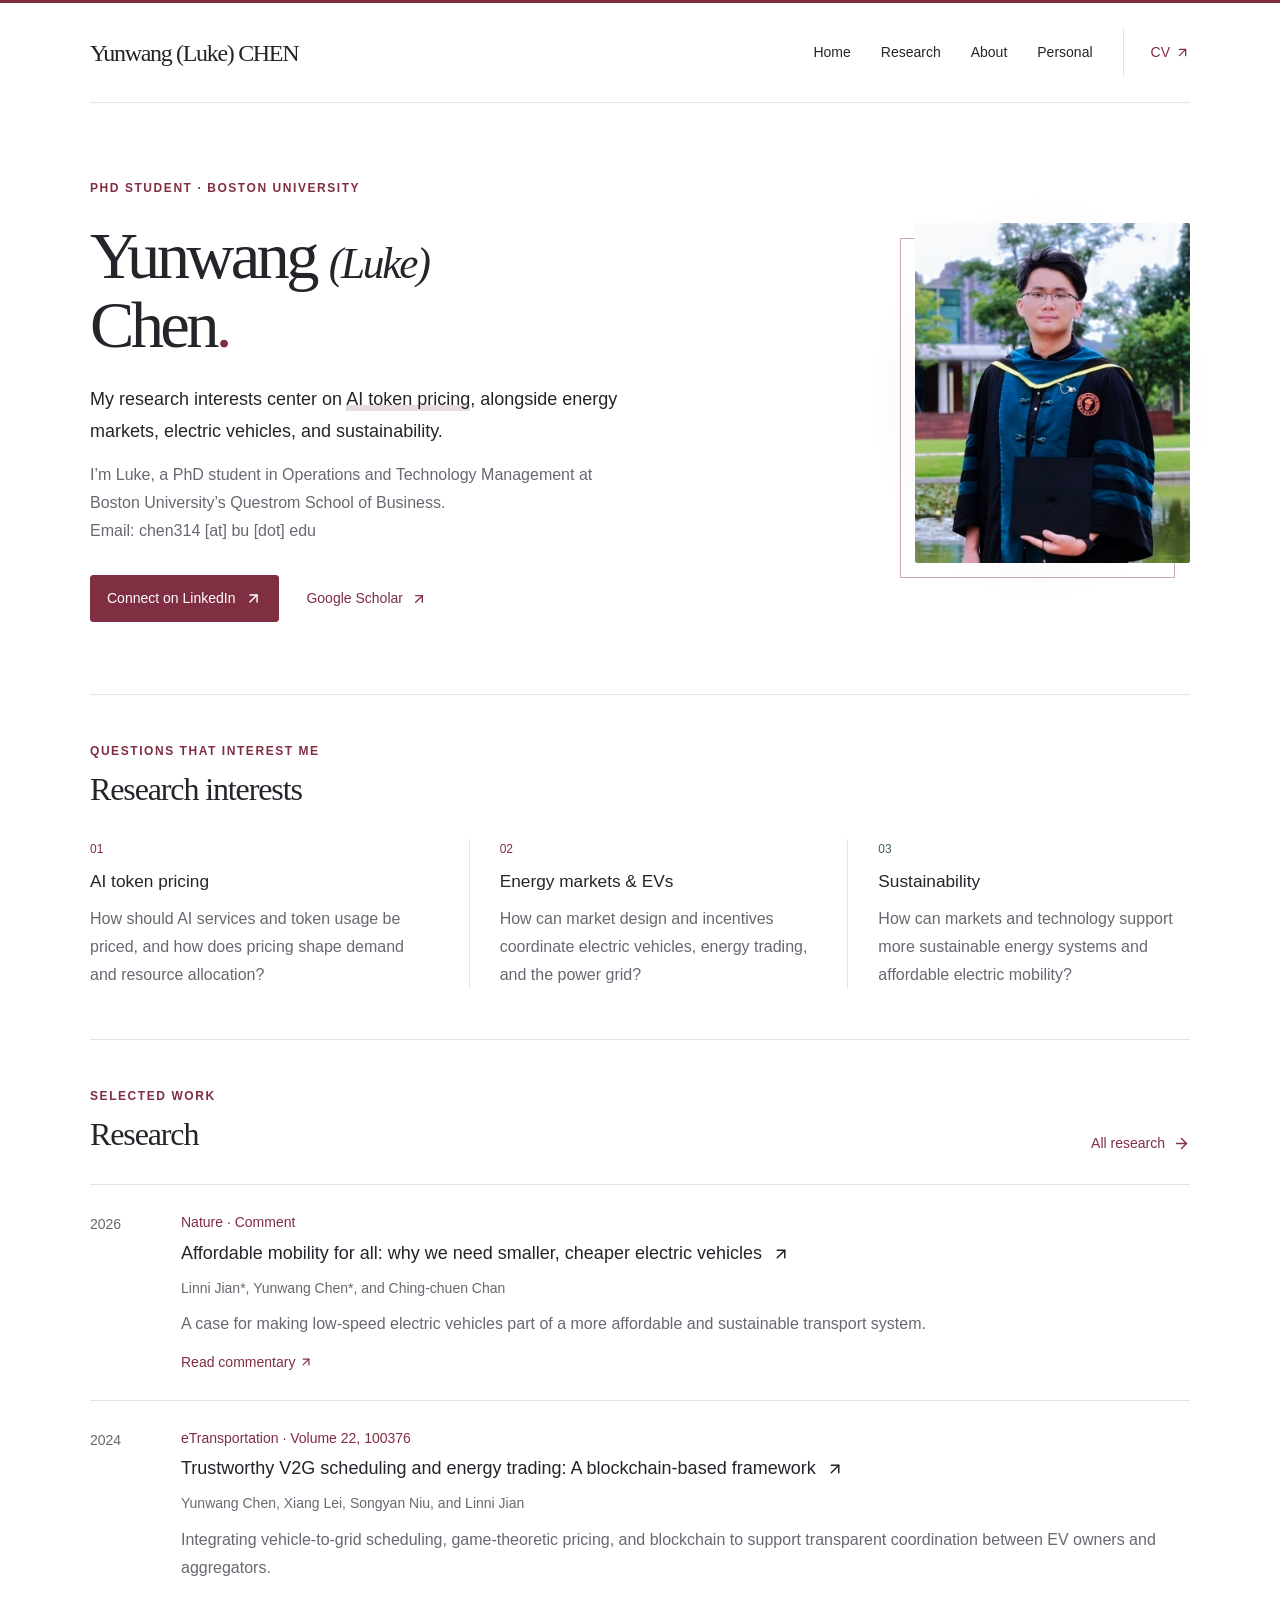
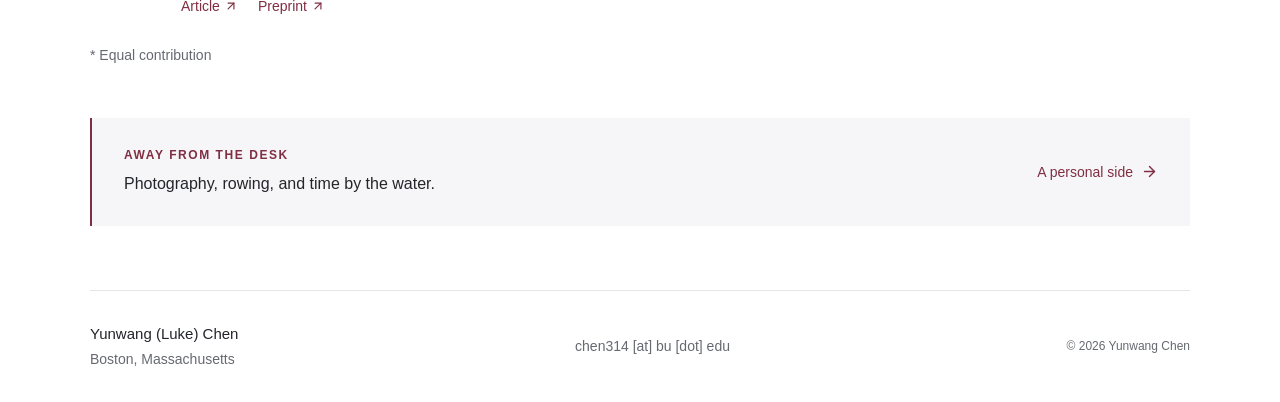
<file: index.html>
<!DOCTYPE html><html lang="en"><head><meta charSet="utf-8"/><meta name="viewport" content="width=device-width, initial-scale=1"/><link rel="stylesheet" href="/_next/static/css/index.Dc_w1-Db.css" data-rsc-css-href="/_next/static/css/index.Dc_w1-Db.css" data-precedence="vite-rsc/importer-resources"/><link rel="modulepreload" fetchPriority="low" href="/_next/static/chunks/index-Fvk0a542.js"/><script src="/_next/static/chunks/rolldown-runtime-C60lm6uB.js" type="module" async=""></script><script src="/_next/static/chunks/framework-D_rUT4EX.js" type="module" async=""></script><script src="/_next/static/chunks/navigation-errors-By4dF-Cc.js" type="module" async=""></script><link rel="modulepreload" href="/_next/static/chunks/layout-segment-context-CaAEOa_j.js" crossorigin=""/><link rel="modulepreload" href="/_next/static/chunks/navigation-BqwUdF-w.js" crossorigin=""/><link rel="modulepreload" href="/_next/static/chunks/Icon-Bo9jbUr1.js" crossorigin=""/><title>Yunwang (Luke) Chen | Boston University</title><meta name="description" content="Yunwang (Luke) Chen is a PhD student at Boston University’s Questrom School of Business. His research interests include AI token pricing, energy markets, electric vehicles, and sustainability."/><link rel="icon" href="/favicon.svg"/><script>Object.assign(((self[Symbol.for("vinext.navigationRuntime")]??={bootstrap:{routeManifest:null},functions:{}}).bootstrap.rsc??={rsc:[]}),{params:{},nav:{"pathname":"/","searchParams":[]}})</script><link rel="modulepreload" href="/_next/static/chunks/index-Fvk0a542.js" />
</head><body><a class="skip-link" href="#main">Skip to content</a><header class="site-header container"><a class="wordmark" href="/" aria-label="Yunwang (Luke) CHEN home">Yunwang (Luke) CHEN</a><nav aria-label="Main navigation"><a href="/" aria-current="page">Home</a><a href="/research/">Research</a><a href="/about/">About</a><a href="/personal/">Personal</a><a class="nav-cv" href="/yunwang-chen-cv.pdf" target="_blank" rel="noopener noreferrer" aria-label="CV, PDF, opens in a new tab">CV <svg xmlns="http://www.w3.org/2000/svg" width="15" height="15" viewBox="0 0 24 24" fill="none" stroke="currentColor" stroke-width="2" stroke-linecap="round" stroke-linejoin="round" class="lucide lucide-arrow-up-right" aria-hidden="true"><path d="M7 7h10v10"></path><path d="M7 17 17 7"></path></svg></a></nav></header><main id="main" class="container"><section class="hero" aria-labelledby="name"><div class="hero-copy"><p class="eyebrow">PhD student · Boston University</p><h1 id="name">Yunwang <span>(Luke)</span><br/>Chen<span class="name-period">.</span></h1><p class="hero-intro">My research interests center on <span class="accent-underline">AI token pricing</span>, alongside energy markets, electric vehicles, and sustainability.</p><p class="hero-detail">I’m Luke, a PhD student in Operations and Technology Management at Boston University’s Questrom School of Business.<br/><span class="contact-email">Email: <!-- -->chen314 [at] bu [dot] edu</span></p><div class="hero-links"><a class="primary-link" href="https://www.linkedin.com/in/lucky-chen-3141abc/">Connect on LinkedIn <svg xmlns="http://www.w3.org/2000/svg" width="17" height="17" viewBox="0 0 24 24" fill="none" stroke="currentColor" stroke-width="2" stroke-linecap="round" stroke-linejoin="round" class="lucide lucide-arrow-up-right" aria-hidden="true"><path d="M7 7h10v10"></path><path d="M7 17 17 7"></path></svg></a><a class="text-link" href="https://scholar.google.com/citations?user=_zmmJNAAAAAJ&amp;hl=en">Google Scholar <svg xmlns="http://www.w3.org/2000/svg" width="16" height="16" viewBox="0 0 24 24" fill="none" stroke="currentColor" stroke-width="2" stroke-linecap="round" stroke-linejoin="round" class="lucide lucide-arrow-up-right" aria-hidden="true"><path d="M7 7h10v10"></path><path d="M7 17 17 7"></path></svg></a></div></div><div class="portrait-wrap"><img class="portrait" src="/images/yunwang-chen.jpg" alt="Yunwang Chen in graduation attire" width="847" height="847" fetchPriority="high"/></div></section><section class="section interests" aria-labelledby="interests-title"><div class="section-heading"><p class="eyebrow">Questions that interest me</p><h2 id="interests-title">Research interests</h2></div><div class="interest-grid"><div><span class="small-index">01</span><h3>AI token pricing</h3><p>How should AI services and token usage be priced, and how does pricing shape demand and resource allocation?</p></div><div><span class="small-index">02</span><h3>Energy markets &amp; EVs</h3><p>How can market design and incentives coordinate electric vehicles, energy trading, and the power grid?</p></div><div><span class="small-index">03</span><h3>Sustainability</h3><p>How can markets and technology support more sustainable energy systems and affordable electric mobility?</p></div></div></section><section class="section" aria-labelledby="selected-title"><div class="section-heading heading-row"><div><p class="eyebrow">Selected work</p><h2 id="selected-title">Research</h2></div><a class="text-link" href="/research/">All research <svg xmlns="http://www.w3.org/2000/svg" width="17" height="17" viewBox="0 0 24 24" fill="none" stroke="currentColor" stroke-width="2" stroke-linecap="round" stroke-linejoin="round" class="lucide lucide-arrow-right" aria-hidden="true"><path d="M5 12h14"></path><path d="m12 5 7 7-7 7"></path></svg></a></div><article class="paper-row" id="affordable-mobility"><p class="paper-year">2026</p><div><p class="paper-venue">Nature · Comment</p><h3><a href="https://www.nature.com/articles/d41586-026-00779-3">Affordable mobility for all: why we need smaller, cheaper electric vehicles<!-- --> <svg xmlns="http://www.w3.org/2000/svg" width="18" height="18" viewBox="0 0 24 24" fill="none" stroke="currentColor" stroke-width="2" stroke-linecap="round" stroke-linejoin="round" class="lucide lucide-arrow-up-right" aria-hidden="true"><path d="M7 7h10v10"></path><path d="M7 17 17 7"></path></svg></a></h3><p class="paper-authors">Linni Jian*, Yunwang Chen*, and Ching-chuen Chan</p><p class="paper-summary">A case for making low-speed electric vehicles part of a more affordable and sustainable transport system.</p><div class="paper-links"><a href="https://www.nature.com/articles/d41586-026-00779-3">Read commentary<!-- --> <svg xmlns="http://www.w3.org/2000/svg" width="14" height="14" viewBox="0 0 24 24" fill="none" stroke="currentColor" stroke-width="2" stroke-linecap="round" stroke-linejoin="round" class="lucide lucide-arrow-up-right" aria-hidden="true"><path d="M7 7h10v10"></path><path d="M7 17 17 7"></path></svg></a></div></div></article><article class="paper-row" id="trustworthy-v2g"><p class="paper-year">2024</p><div><p class="paper-venue">eTransportation · Volume 22, 100376</p><h3><a href="https://doi.org/10.1016/j.etran.2024.100376">Trustworthy V2G scheduling and energy trading: A blockchain-based framework<!-- --> <svg xmlns="http://www.w3.org/2000/svg" width="18" height="18" viewBox="0 0 24 24" fill="none" stroke="currentColor" stroke-width="2" stroke-linecap="round" stroke-linejoin="round" class="lucide lucide-arrow-up-right" aria-hidden="true"><path d="M7 7h10v10"></path><path d="M7 17 17 7"></path></svg></a></h3><p class="paper-authors">Yunwang Chen, Xiang Lei, Songyan Niu, and Linni Jian</p><p class="paper-summary">Integrating vehicle-to-grid scheduling, game-theoretic pricing, and blockchain to support transparent coordination between EV owners and aggregators.</p><div class="paper-links"><a href="https://doi.org/10.1016/j.etran.2024.100376">Article<!-- --> <svg xmlns="http://www.w3.org/2000/svg" width="14" height="14" viewBox="0 0 24 24" fill="none" stroke="currentColor" stroke-width="2" stroke-linecap="round" stroke-linejoin="round" class="lucide lucide-arrow-up-right" aria-hidden="true"><path d="M7 7h10v10"></path><path d="M7 17 17 7"></path></svg></a><a href="https://arxiv.org/abs/2407.13988">Preprint<!-- --> <svg xmlns="http://www.w3.org/2000/svg" width="14" height="14" viewBox="0 0 24 24" fill="none" stroke="currentColor" stroke-width="2" stroke-linecap="round" stroke-linejoin="round" class="lucide lucide-arrow-up-right" aria-hidden="true"><path d="M7 7h10v10"></path><path d="M7 17 17 7"></path></svg></a></div></div></article><p class="small muted">* Equal contribution</p></section><section class="personal-note"><div><p class="eyebrow">Away from the desk</p><p>Photography, rowing, and time by the water.</p></div><a class="text-link" href="/personal/">A personal side <svg xmlns="http://www.w3.org/2000/svg" width="17" height="17" viewBox="0 0 24 24" fill="none" stroke="currentColor" stroke-width="2" stroke-linecap="round" stroke-linejoin="round" class="lucide lucide-arrow-right" aria-hidden="true"><path d="M5 12h14"></path><path d="m12 5 7 7-7 7"></path></svg></a></section></main><footer class="site-footer container"><div><a class="footer-name" href="/">Yunwang (Luke) Chen</a><p>Boston, Massachusetts</p></div><span class="contact-email">chen314 [at] bu [dot] edu</span><p class="copyright">© 2026 Yunwang Chen</p></footer><script type="module" src="/_next/static/chunks/index-Fvk0a542.js" id="_R_" async=""></script><script>((self[Symbol.for("vinext.navigationRuntime")]??={bootstrap:{routeManifest:null},functions:{}}).bootstrap.rsc??={rsc:[]}).rsc.push("0:{\"page:/\":\"$L1\",\"layout:/\":\"$L2\",\"route:/\":\"$L3\",\"__route\":\"route:/\",\"__interceptionContext\":null,\"__layoutIds\":[\"layout:/\"],\"__rootLayout\":\"/\",\"__bfcacheSegmentIdentities\":{\"layout:/\":\"[\\\"layout\\\",\\\"layout:/\\\",\\\"root-boundary:/\\\",\\\"\\\"]\",\"page:/\":\"[\\\"page\\\",\\\"page:/\\\",\\\"root-boundary:/\\\",\\\"\\\"]\"},\"__srcPage\":[\"page\"],\"__layoutFlags\":{\"layout:/\":\"s\"},\"__artifactCompatibility\":{\"schemaVersion\":1,\"graphVersion\":\"app-route-graph:1177fd80f83fa7b0\",\"deploymentVersion\":\"669dfb5f-dba7-4767-86bc-0eec7198ac66\",\"appElementsSchemaVersion\":1,\"rscPayloadSchemaVersion\":1,\"rootBoundaryId\":\"/\",\"renderEpoch\":null}}\n")</script><script>((self[Symbol.for("vinext.navigationRuntime")]??={bootstrap:{routeManifest:null},functions:{}}).bootstrap.rsc??={rsc:[]}).rsc.push("4:I[\"689b91780248\",[],\"default\",1]\n")</script><script>((self[Symbol.for("vinext.navigationRuntime")]??={bootstrap:{routeManifest:null},functions:{}}).bootstrap.rsc??={rsc:[]}).rsc.push("5:I[\"8c0f216c4604\",[],\"Children\",1]\n")</script><script>((self[Symbol.for("vinext.navigationRuntime")]??={bootstrap:{routeManifest:null},functions:{}}).bootstrap.rsc??={rsc:[]}).rsc.push("6:I[\"593f344dc510\",[],\"GlobalErrorBoundary\",1]\n")</script><script>((self[Symbol.for("vinext.navigationRuntime")]??={bootstrap:{routeManifest:null},functions:{}}).bootstrap.rsc??={rsc:[]}).rsc.push("7:I[\"0b874ad30386\",[],\"default\",1]\n")</script><script>((self[Symbol.for("vinext.navigationRuntime")]??={bootstrap:{routeManifest:null},functions:{}}).bootstrap.rsc??={rsc:[]}).rsc.push("8:I[\"593f344dc510\",[],\"ErrorBoundary\",1]\n")</script><script>((self[Symbol.for("vinext.navigationRuntime")]??={bootstrap:{routeManifest:null},functions:{}}).bootstrap.rsc??={rsc:[]}).rsc.push("9:I[\"15c18cfaeeff\",[],\"LayoutSegmentProvider\",1]\n")</script><script>((self[Symbol.for("vinext.navigationRuntime")]??={bootstrap:{routeManifest:null},functions:{}}).bootstrap.rsc??={rsc:[]}).rsc.push("a:I[\"8c0f216c4604\",[],\"Slot\",1]\n")</script><script>((self[Symbol.for("vinext.navigationRuntime")]??={bootstrap:{routeManifest:null},functions:{}}).bootstrap.rsc??={rsc:[]}).rsc.push("b:I[\"593f344dc510\",[],\"NotFoundBoundary\",1]\n")</script><script>((self[Symbol.for("vinext.navigationRuntime")]??={bootstrap:{routeManifest:null},functions:{}}).bootstrap.rsc??={rsc:[]}).rsc.push("c:I[\"9276801271d6\",[],\"AppRouterScrollTarget\",1]\n")</script><script>((self[Symbol.for("vinext.navigationRuntime")]??={bootstrap:{routeManifest:null},functions:{}}).bootstrap.rsc??={rsc:[]}).rsc.push("d:I[\"593f344dc510\",[],\"RedirectBoundary\",1]\n")</script><script>((self[Symbol.for("vinext.navigationRuntime")]??={bootstrap:{routeManifest:null},functions:{}}).bootstrap.rsc??={rsc:[]}).rsc.push(":HL[\"/_next/static/css/index.Dc_w1-Db.css\",\"style\"     ]\n")</script><script>((self[Symbol.for("vinext.navigationRuntime")]??={bootstrap:{routeManifest:null},functions:{}}).bootstrap.rsc??={rsc:[]}).rsc.push("2:[[[\"$\",\"link\",\"css:/_next/static/css/index.Dc_w1-Db.css\",{\"rel\":\"stylesheet\",\"precedence\":\"vite-rsc/importer-resources\",\"href\":\"/_next/static/css/index.Dc_w1-Db.css\",\"data-rsc-css-href\":\"/_next/static/css/index.Dc_w1-Db.css\"}],\"$undefined\"],[\"$\",\"html\",null,{\"lang\":\"en\",\"children\":[\"$\",\"body\",null,{\"children\":[[\"$\",\"a\",null,{\"className\":\"skip-link\",\"href\":\"#main\",\"children\":\"Skip to content\"}],[\"$\",\"header\",null,{\"className\":\"site-header container\",\"children\":[[\"$\",\"a\",null,{\"className\":\"wordmark\",\"href\":\"/\",\"aria-label\":\"Yunwang (Luke) CHEN home\",\"children\":\"Yunwang (Luke) CHEN\"}],[\"$\",\"$L4\",null,{}]]}],[\"$\",\"main\",null,{\"id\":\"main\",\"className\":\"container\",\"children\":[\"$\",\"$L5\",null,{}]}],[\"$\",\"footer\",null,{\"className\":\"site-footer container\",\"children\":[[\"$\",\"div\",null,{\"children\":[[\"$\",\"a\",null,{\"className\":\"footer-name\",\"href\":\"/\",\"children\":\"Yunwang (Luke) Chen\"}],[\"$\",\"p\",null,{\"children\":\"Boston, Massachusetts\"}]]}],[\"$\",\"span\",null,{\"className\":\"contact-email\",\"children\":\"chen314 [at] bu [dot] edu\"}],[\"$\",\"p\",null,{\"className\":\"copyright\",\"children\":\"© 2026 Yunwang Chen\"}]]}]]}]}]]\n")</script><script>((self[Symbol.for("vinext.navigationRuntime")]??={bootstrap:{routeManifest:null},functions:{}}).bootstrap.rsc??={rsc:[]}).rsc.push("3:[[[\"$\",\"meta\",null,{\"charSet\":\"utf-8\"}],[[\"$\",\"title\",\"0\",{\"children\":\"Yunwang (Luke) Chen | Boston University\"}],[\"$\",\"meta\",\"1\",{\"name\":\"description\",\"content\":\"Yunwang (Luke) Chen is a PhD student at Boston University’s Questrom School of Business. His research interests include AI token pricing, energy markets, electric vehicles, and sustainability.\"}],[\"$\",\"link\",\"2\",{\"data-vinext-streamed-icon\":\"$undefined\",\"rel\":\"icon\",\"href\":\"/favicon.svg\",\"type\":\"$undefined\",\"sizes\":\"$undefined\",\"color\":\"$undefined\",\"media\":\"$undefined\",\"fetchPriority\":\"$undefined\"}]],[[\"$\",\"meta\",\"0\",{\"name\":\"viewport\",\"content\":\"width=device-width, initial-scale=1\"}]]],[\"$\",\"$L6\",null,{\"fallback\":\"$7\",\"children\":[\"$\",\"$L8\",null,{\"fallback\":\"$7\",\"children\":[\"$\",\"$L9\",null,{\"providerId\":\"layout:/\",\"segmentMap\":{\"children\":[]},\"children\":[\"$\",\"$La\",null,{\"id\":\"layout:/\",\"parallelSlots\":\"$undefined\",\"children\":[\"$\",\"$Lb\",null,{\"resetKey\":\"\",\"fallback\":[[\"$\",\"title\",null,{\"children\":\"404: This page could not be found.\"}],[\"$\",\"div\",null,{\"style\":{\"fontFamily\":\"system-ui,\\\"Segoe UI\\\",Roboto,Helvetica,Arial,sans-serif,\\\"Apple Color Emoji\\\",\\\"Segoe UI Emoji\\\"\",\"height\":\"100vh\",\"textAlign\":\"center\",\"display\":\"flex\",\"flexDirection\":\"column\",\"alignItems\":\"center\",\"justifyContent\":\"center\"},\"children\":[\"$\",\"div\",null,{\"children\":[[\"$\",\"style\",null,{\"dangerouslySetInnerHTML\":{\"__html\":\"body{color:#000;background:#fff;margin:0}.next-error-h1{border-right:1px solid rgba(0,0,0,.3)}@media (prefers-color-scheme:dark){body{color:#fff;background:#000}.next-error-h1{border-right:1px solid rgba(255,255,255,.3)}}\"}}],[\"$\",\"h1\",null,{\"className\":\"next-error-h1\",\"style\":{\"display\":\"inline-block\",\"margin\":\"0 20px 0 0\",\"padding\":\"0 23px 0 0\",\"fontSize\":24,\"fontWeight\":500,\"verticalAlign\":\"top\",\"lineHeight\":\"49px\"},\"children\":404}],[\"$\",\"div\",null,{\"style\":{\"display\":\"inline-block\"},\"children\":[\"$\",\"h2\",null,{\"style\":{\"fontSize\":14,\"fontWeight\":400,\"lineHeight\":\"49px\",\"margin\":0},\"children\":\"This page could not be found.\"}]}]]}]}]],\"children\":[\"$\",\"$Lc\",null,{\"children\":[\"$\",\"$Ld\",null,{\"children\":[[\"$\",\"$L9\",null,{\"providerId\":\"page:/\",\"segmentMap\":{\"children\":[\"__PAGE__\"]},\"children\":[\"$\",\"$La\",null,{\"id\":\"page:/\"}]}],null]}]}]}]}]}]}]}],null,null]\n")</script><script>((self[Symbol.for("vinext.navigationRuntime")]??={bootstrap:{routeManifest:null},functions:{}}).bootstrap.rsc??={rsc:[]}).rsc.push("e:I[\"339f946bc456\",[],\"default\",1]\n")</script><script>((self[Symbol.for("vinext.navigationRuntime")]??={bootstrap:{routeManifest:null},functions:{}}).bootstrap.rsc??={rsc:[]}).rsc.push(":HL[\"/images/yunwang-chen.jpg\",\"image\",{\"fetchPriority\":\"high\"}]\n")</script><script>((self[Symbol.for("vinext.navigationRuntime")]??={bootstrap:{routeManifest:null},functions:{}}).bootstrap.rsc??={rsc:[]}).rsc.push("1:[[\"$\",\"section\",null,{\"className\":\"hero\",\"aria-labelledby\":\"name\",\"children\":[[\"$\",\"div\",null,{\"className\":\"hero-copy\",\"children\":[[\"$\",\"p\",null,{\"className\":\"eyebrow\",\"children\":\"PhD student · Boston University\"}],[\"$\",\"h1\",null,{\"id\":\"name\",\"children\":[\"Yunwang \",[\"$\",\"span\",null,{\"children\":\"(Luke)\"}],[\"$\",\"br\",null,{}],\"Chen\",[\"$\",\"span\",null,{\"className\":\"name-period\",\"children\":\".\"}]]}],[\"$\",\"p\",null,{\"className\":\"hero-intro\",\"children\":[\"My research interests center on \",[\"$\",\"span\",null,{\"className\":\"accent-underline\",\"children\":\"AI token pricing\"}],\", alongside energy markets, electric vehicles, and sustainability.\"]}],[\"$\",\"p\",null,{\"className\":\"hero-detail\",\"children\":[\"I’m Luke, a PhD student in Operations and Technology Management at Boston University’s Questrom School of Business.\",[\"$\",\"br\",null,{}],[\"$\",\"span\",null,{\"className\":\"contact-email\",\"children\":[\"Email: \",\"chen314 [at] bu [dot] edu\"]}]]}],[\"$\",\"div\",null,{\"className\":\"hero-links\",\"children\":[[\"$\",\"a\",null,{\"className\":\"primary-link\",\"href\":\"https://www.linkedin.com/in/lucky-chen-3141abc/\",\"children\":[\"Connect on LinkedIn \",[\"$\",\"$Le\",null,{\"ref\":\"$undefined\",\"iconNode\":[[\"path\",{\"d\":\"M7 7h10v10\",\"key\":\"1tivn9\"}],[\"path\",{\"d\":\"M7 17 17 7\",\"key\":\"1vkiza\"}]],\"className\":\"lucide-arrow-up-right\",\"size\":17,\"aria-hidden\":\"true\"}]]}],[\"$\",\"a\",null,{\"className\":\"text-link\",\"href\":\"https://scholar.google.com/citations?user=_zmmJNAAAAAJ\u0026hl=en\",\"children\":[\"Google Scholar \",[\"$\",\"$Le\",null,{\"ref\":\"$undefined\",\"iconNode\":\"$1:0:props:children:0:props:children:4:props:children:0:props:children:1:props:iconNode\",\"className\":\"lucide-arrow-up-right\",\"size\":16,\"aria-hidden\":\"true\"}]]}]]}]]}],[\"$\",\"div\",null,{\"className\":\"portrait-wrap\",\"children\":[\"$\",\"img\",null,{\"className\":\"portrait\",\"src\":\"/images/yunwang-chen.jpg\",\"alt\":\"Yunwang Chen in graduation attire\",\"width\":\"847\",\"height\":\"847\",\"fetchPriority\":\"high\"}]}]]}],[\"$\",\"section\",null,{\"className\":\"section interests\",\"aria-labelledby\":\"interests-title\",\"children\":[[\"$\",\"div\",null,{\"className\":\"section-heading\",\"children\":[[\"$\",\"p\",null,{\"className\":\"eyebrow\",\"children\":\"Questions that interest me\"}],[\"$\",\"h2\",null,{\"id\":\"interests-title\",\"children\":\"Research interests\"}]]}],[\"$\",\"div\",null,{\"className\":\"interest-grid\",\"children\":[[\"$\",\"div\",null,{\"children\":[[\"$\",\"span\",null,{\"className\":\"small-index\",\"children\":\"01\"}],[\"$\",\"h3\",null,{\"children\":\"AI token pricing\"}],[\"$\",\"p\",null,{\"children\":\"How should AI services and token usage be priced, and how does pricing shape demand and resource allocation?\"}]]}],[\"$\",\"div\",null,{\"children\":[[\"$\",\"span\",null,{\"className\":\"small-index\",\"children\":\"02\"}],[\"$\",\"h3\",null,{\"children\":\"Energy markets \u0026 EVs\"}],[\"$\",\"p\",null,{\"children\":\"How can market design and incentives coordinate electric vehicles, energy trading, and the power grid?\"}]]}],[\"$\",\"div\",null,{\"children\":[[\"$\",\"span\",null,{\"className\":\"small-index\",\"children\":\"03\"}],[\"$\",\"h3\",null,{\"children\":\"Sustainability\"}],[\"$\",\"p\",null,{\"children\":\"How can markets and technology support more sustainable energy systems and affordable electric mobility?\"}]]}]]}]]}],[\"$\",\"section\",null,{\"className\":\"section\",\"aria-labelledby\":\"selected-title\",\"children\":[[\"$\",\"div\",null,{\"className\":\"section-heading heading-row\",\"children\":[[\"$\",\"div\",null,{\"children\":[[\"$\",\"p\",null,{\"className\":\"eyebrow\",\"children\":\"Selected work\"}],[\"$\",\"h2\",null,{\"id\":\"selected-title\",\"children\":\"Research\"}]]}],[\"$\",\"a\",null,{\"className\":\"text-link\",\"href\":\"/research/\",\"children\":[\"All research \",[\"$\",\"$Le\",null,{\"ref\":\"$undefined\",\"iconNode\":[[\"path\",{\"d\":\"M5 12h14\",\"key\":\"1ays0h\"}],[\"path\",{\"d\":\"m12 5 7 7-7 7\",\"key\":\"xquz4c\"}]],\"className\":\"lucide-arrow-right\",\"size\":17,\"aria-hidden\":\"true\"}]]}]]}],[[\"$\",\"article\",\"affordable-mobility\",{\"className\":\"paper-row\",\"id\":\"affordable-mobility\",\"children\":[[\"$\",\"p\",null,{\"className\":\"paper-year\",\"children\":\"2026\"}],[\"$\",\"div\",null,{\"children\":[[\"$\",\"p\",null,{\"className\":\"paper-venue\",\"children\":\"Nature · Comment\"}],[\"$\",\"h3\",null,{\"children\":[\"$\",\"a\",null,{\"href\":\"https://www.nature.com/articles/d41586-026-00779-3\",\"children\":[\"Affordable mobility for all: why we need smaller, cheaper electric vehicles\",\" \",[\"$\",\"$Le\",null,{\"ref\":\"$undefined\",\"iconNode\":\"$1:0:props:children:0:props:children:4:props:children:0:props:children:1:props:iconNode\",\"className\":\"lucide-arrow-up-right\",\"size\":18,\"aria-hidden\":\"true\"}]]}]}],[\"$\",\"p\",null,{\"className\":\"paper-authors\",\"children\":\"Linni Jian*, Yunwang Chen*, and Ching-chuen Chan\"}],[\"$\",\"p\",null,{\"className\":\"paper-summary\",\"children\":\"A case for making low-speed electric vehicles part of a more affordable and sustainable transport system.\"}],[\"$\",\"div\",null,{\"className\":\"paper-links\",\"children\":[\"$Lf\"]}]]}]]}],\"$L10\"],\"$L11\"]}],\"$L12\"]\n")</script><script>((self[Symbol.for("vinext.navigationRuntime")]??={bootstrap:{routeManifest:null},functions:{}}).bootstrap.rsc??={rsc:[]}).rsc.push("f:[\"$\",\"a\",\"https://www.nature.com/articles/d41586-026-00779-3\",{\"href\":\"https://www.nature.com/articles/d41586-026-00779-3\",\"children\":[\"Read commentary\",\" \",[\"$\",\"$Le\",null,{\"ref\":\"$undefined\",\"iconNode\":\"$1:0:props:children:0:props:children:4:props:children:0:props:children:1:props:iconNode\",\"className\":\"lucide-arrow-up-right\",\"size\":14,\"aria-hidden\":\"true\"}]]}]\n")</script><script>((self[Symbol.for("vinext.navigationRuntime")]??={bootstrap:{routeManifest:null},functions:{}}).bootstrap.rsc??={rsc:[]}).rsc.push("10:[\"$\",\"article\",\"trustworthy-v2g\",{\"className\":\"paper-row\",\"id\":\"trustworthy-v2g\",\"children\":[[\"$\",\"p\",null,{\"className\":\"paper-year\",\"children\":\"2024\"}],[\"$\",\"div\",null,{\"children\":[[\"$\",\"p\",null,{\"className\":\"paper-venue\",\"children\":\"eTransportation · Volume 22, 100376\"}],[\"$\",\"h3\",null,{\"children\":[\"$\",\"a\",null,{\"href\":\"https://doi.org/10.1016/j.etran.2024.100376\",\"children\":[\"Trustworthy V2G scheduling and energy trading: A blockchain-based framework\",\" \",[\"$\",\"$Le\",null,{\"ref\":\"$undefined\",\"iconNode\":\"$1:0:props:children:0:props:children:4:props:children:0:props:children:1:props:iconNode\",\"className\":\"lucide-arrow-up-right\",\"size\":18,\"aria-hidden\":\"true\"}]]}]}],[\"$\",\"p\",null,{\"className\":\"paper-authors\",\"children\":\"Yunwang Chen, Xiang Lei, Songyan Niu, and Linni Jian\"}],[\"$\",\"p\",null,{\"className\":\"paper-summary\",\"children\":\"Integrating vehicle-to-grid scheduling, game-theoretic pricing, and blockchain to support transparent coordination between EV owners and aggregators.\"}],[\"$\",\"div\",null,{\"className\":\"paper-links\",\"children\":[[\"$\",\"a\",\"https://doi.org/10.1016/j.etran.2024.100376\",{\"href\":\"https://doi.org/10.1016/j.etran.2024.100376\",\"children\":[\"Article\",\" \",[\"$\",\"$Le\",null,{\"ref\":\"$undefined\",\"iconNode\":\"$1:0:props:children:0:props:children:4:props:children:0:props:children:1:props:iconNode\",\"className\":\"lucide-arrow-up-right\",\"size\":14,\"aria-hidden\":\"true\"}]]}],[\"$\",\"a\",\"https://arxiv.org/abs/2407.13988\",{\"href\":\"https://arxiv.org/abs/2407.13988\",\"children\":[\"Preprint\",\" \",[\"$\",\"$Le\",null,{\"ref\":\"$undefined\",\"iconNode\":\"$1:0:props:children:0:props:children:4:props:children:0:props:children:1:props:iconNode\",\"className\":\"lucide-arrow-up-right\",\"size\":14,\"aria-hidden\":\"true\"}]]}]]}]]}]]}]\n")</script><script>((self[Symbol.for("vinext.navigationRuntime")]??={bootstrap:{routeManifest:null},functions:{}}).bootstrap.rsc??={rsc:[]}).rsc.push("11:[\"$\",\"p\",null,{\"className\":\"small muted\",\"children\":\"* Equal contribution\"}]\n")</script><script>((self[Symbol.for("vinext.navigationRuntime")]??={bootstrap:{routeManifest:null},functions:{}}).bootstrap.rsc??={rsc:[]}).rsc.push("12:[\"$\",\"section\",null,{\"className\":\"personal-note\",\"children\":[[\"$\",\"div\",null,{\"children\":[[\"$\",\"p\",null,{\"className\":\"eyebrow\",\"children\":\"Away from the desk\"}],[\"$\",\"p\",null,{\"children\":\"Photography, rowing, and time by the water.\"}]]}],[\"$\",\"a\",null,{\"className\":\"text-link\",\"href\":\"/personal/\",\"children\":[\"A personal side \",[\"$\",\"$Le\",null,{\"ref\":\"$undefined\",\"iconNode\":\"$1:2:props:children:0:props:children:1:props:children:1:props:iconNode\",\"className\":\"lucide-arrow-right\",\"size\":17,\"aria-hidden\":\"true\"}]]}]]}]\n")</script><script>Object.assign(((self[Symbol.for("vinext.navigationRuntime")]??={bootstrap:{routeManifest:null},functions:{}}).bootstrap.rsc??={rsc:[]}),{"initialCacheKind":"static"});((self[Symbol.for("vinext.navigationRuntime")]??={bootstrap:{routeManifest:null},functions:{}}).bootstrap.rsc??={rsc:[]}).done=true</script></body></html>
</file>
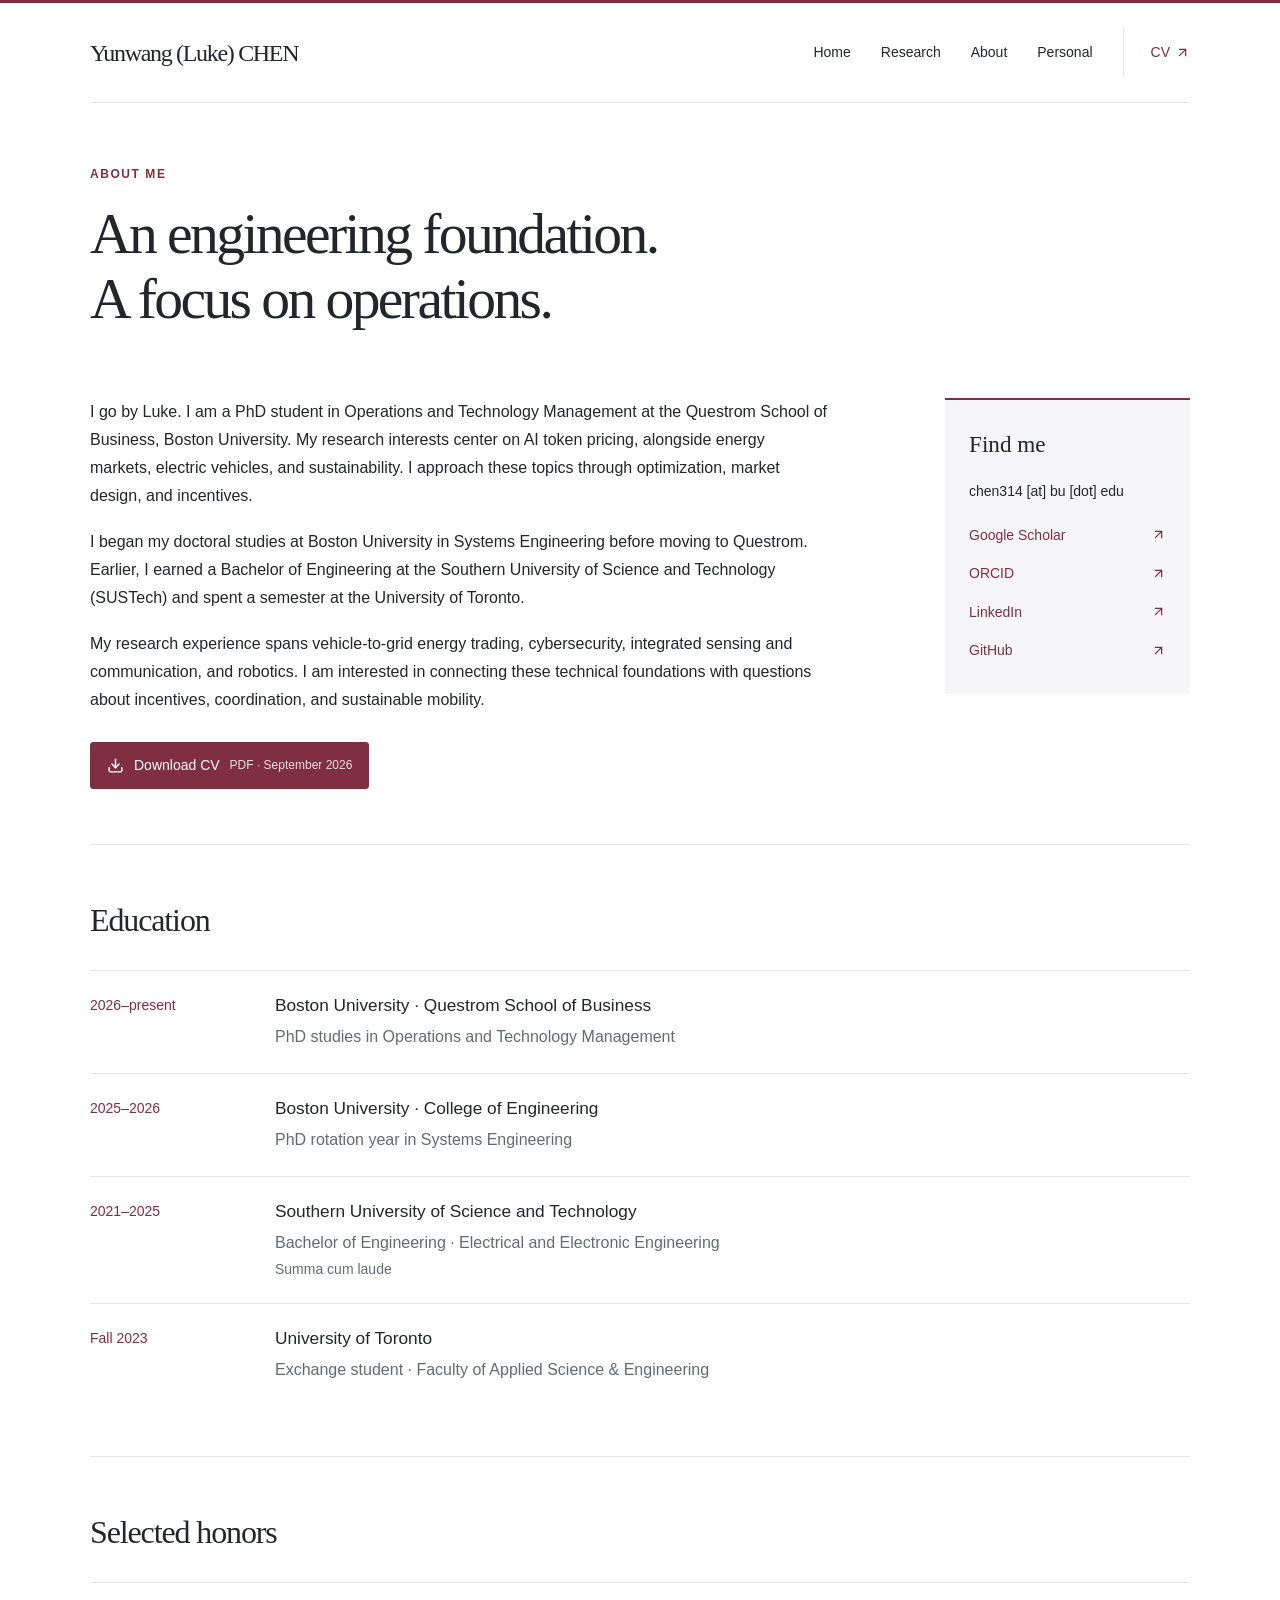
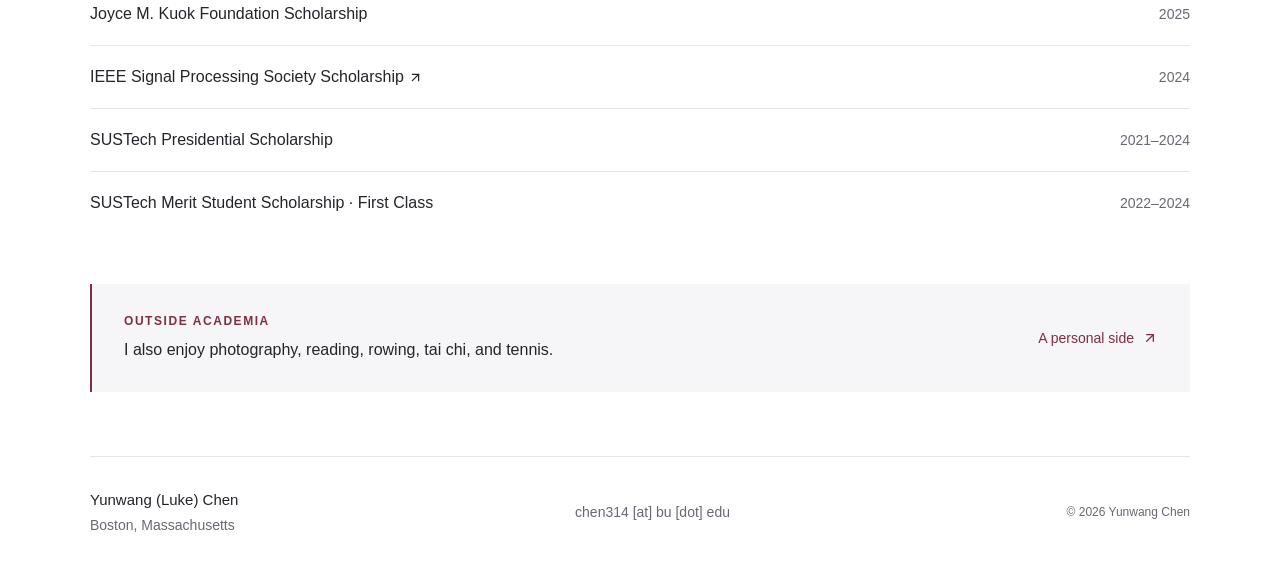
<file: about/index.html>
<!DOCTYPE html><html lang="en"><head><meta charSet="utf-8"/><meta name="viewport" content="width=device-width, initial-scale=1"/><link rel="stylesheet" href="/_next/static/css/index.Dc_w1-Db.css" data-rsc-css-href="/_next/static/css/index.Dc_w1-Db.css" data-precedence="vite-rsc/importer-resources"/><link rel="modulepreload" fetchPriority="low" href="/_next/static/chunks/index-Fvk0a542.js"/><script src="/_next/static/chunks/rolldown-runtime-C60lm6uB.js" type="module" async=""></script><script src="/_next/static/chunks/framework-D_rUT4EX.js" type="module" async=""></script><script src="/_next/static/chunks/navigation-errors-By4dF-Cc.js" type="module" async=""></script><link rel="modulepreload" href="/_next/static/chunks/layout-segment-context-CaAEOa_j.js" crossorigin=""/><link rel="modulepreload" href="/_next/static/chunks/navigation-BqwUdF-w.js" crossorigin=""/><link rel="modulepreload" href="/_next/static/chunks/Icon-Bo9jbUr1.js" crossorigin=""/><title>About | Yunwang (Luke) Chen</title><meta name="description" content="Academic background, education, and selected honors of Yunwang (Luke) Chen."/><link rel="icon" href="/favicon.svg"/><script>Object.assign(((self[Symbol.for("vinext.navigationRuntime")]??={bootstrap:{routeManifest:null},functions:{}}).bootstrap.rsc??={rsc:[]}),{params:{},nav:{"pathname":"/about","searchParams":[]}})</script><link rel="modulepreload" href="/_next/static/chunks/index-Fvk0a542.js" />
</head><body><a class="skip-link" href="#main">Skip to content</a><header class="site-header container"><a class="wordmark" href="/" aria-label="Yunwang (Luke) CHEN home">Yunwang (Luke) CHEN</a><nav aria-label="Main navigation"><a href="/">Home</a><a href="/research/">Research</a><a href="/about/" aria-current="page">About</a><a href="/personal/">Personal</a><a class="nav-cv" href="/yunwang-chen-cv.pdf" target="_blank" rel="noopener noreferrer" aria-label="CV, PDF, opens in a new tab">CV <svg xmlns="http://www.w3.org/2000/svg" width="15" height="15" viewBox="0 0 24 24" fill="none" stroke="currentColor" stroke-width="2" stroke-linecap="round" stroke-linejoin="round" class="lucide lucide-arrow-up-right" aria-hidden="true"><path d="M7 7h10v10"></path><path d="M7 17 17 7"></path></svg></a></nav></header><main id="main" class="container"><div class="about-page"><header class="page-heading"><p class="eyebrow">About me</p><h1>An engineering foundation.<br/>A focus on operations.</h1></header><div class="about-intro"><div class="prose"><p>I go by Luke. I am a PhD student in Operations and Technology Management at the Questrom School of Business, Boston University. My research interests center on AI token pricing, alongside energy markets, electric vehicles, and sustainability. I approach these topics through optimization, market design, and incentives.</p><p>I began my doctoral studies at Boston University in Systems Engineering before moving to Questrom. Earlier, I earned a Bachelor of Engineering at the Southern University of Science and Technology (SUSTech) and spent a semester at the University of Toronto.</p><p>My research experience spans vehicle-to-grid energy trading, cybersecurity, integrated sensing and communication, and robotics. I am interested in connecting these technical foundations with questions about incentives, coordination, and sustainable mobility.</p><a class="primary-link" href="/yunwang-chen-cv.pdf" download=""><svg xmlns="http://www.w3.org/2000/svg" width="17" height="17" viewBox="0 0 24 24" fill="none" stroke="currentColor" stroke-width="2" stroke-linecap="round" stroke-linejoin="round" class="lucide lucide-download" aria-hidden="true"><path d="M12 15V3"></path><path d="M21 15v4a2 2 0 0 1-2 2H5a2 2 0 0 1-2-2v-4"></path><path d="m7 10 5 5 5-5"></path></svg> Download CV <span class="button-note">PDF · September 2026</span></a></div><aside class="profile-aside"><h2>Find me</h2><span class="contact-email">chen314 [at] bu [dot] edu</span><a href="https://scholar.google.com/citations?user=_zmmJNAAAAAJ&amp;hl=en">Google Scholar <svg xmlns="http://www.w3.org/2000/svg" width="15" height="15" viewBox="0 0 24 24" fill="none" stroke="currentColor" stroke-width="2" stroke-linecap="round" stroke-linejoin="round" class="lucide lucide-arrow-up-right" aria-hidden="true"><path d="M7 7h10v10"></path><path d="M7 17 17 7"></path></svg></a><a href="https://orcid.org/0009-0001-9774-5046">ORCID <svg xmlns="http://www.w3.org/2000/svg" width="15" height="15" viewBox="0 0 24 24" fill="none" stroke="currentColor" stroke-width="2" stroke-linecap="round" stroke-linejoin="round" class="lucide lucide-arrow-up-right" aria-hidden="true"><path d="M7 7h10v10"></path><path d="M7 17 17 7"></path></svg></a><a href="https://www.linkedin.com/in/lucky-chen-3141abc/">LinkedIn <svg xmlns="http://www.w3.org/2000/svg" width="15" height="15" viewBox="0 0 24 24" fill="none" stroke="currentColor" stroke-width="2" stroke-linecap="round" stroke-linejoin="round" class="lucide lucide-arrow-up-right" aria-hidden="true"><path d="M7 7h10v10"></path><path d="M7 17 17 7"></path></svg></a><a href="https://github.com/LuckyChen3141">GitHub <svg xmlns="http://www.w3.org/2000/svg" width="15" height="15" viewBox="0 0 24 24" fill="none" stroke="currentColor" stroke-width="2" stroke-linecap="round" stroke-linejoin="round" class="lucide lucide-arrow-up-right" aria-hidden="true"><path d="M7 7h10v10"></path><path d="M7 17 17 7"></path></svg></a></aside></div><section class="section" aria-labelledby="education-title"><div class="section-heading"><h2 id="education-title">Education</h2></div><div class="timeline"><div><p class="timeline-date">2026–present</p><div><h3>Boston University · Questrom School of Business</h3><p>PhD studies in Operations and Technology Management</p></div></div><div><p class="timeline-date">2025–2026</p><div><h3>Boston University · College of Engineering</h3><p>PhD rotation year in Systems Engineering</p></div></div><div><p class="timeline-date">2021–2025</p><div><h3>Southern University of Science and Technology</h3><p>Bachelor of Engineering · Electrical and Electronic Engineering</p><p class="small muted">Summa cum laude</p></div></div><div><p class="timeline-date">Fall 2023</p><div><h3>University of Toronto</h3><p>Exchange student · Faculty of Applied Science &amp; Engineering</p></div></div></div></section><section class="section" aria-labelledby="honors-title"><div class="section-heading"><h2 id="honors-title">Selected honors</h2></div><div class="honors-list"><div><p>Joyce M. Kuok Foundation Scholarship</p><span>2025</span></div><div><a href="https://signalprocessingsociety.org/gallery/2024-sps-scholarship-recipients">IEEE Signal Processing Society Scholarship <svg xmlns="http://www.w3.org/2000/svg" width="15" height="15" viewBox="0 0 24 24" fill="none" stroke="currentColor" stroke-width="2" stroke-linecap="round" stroke-linejoin="round" class="lucide lucide-arrow-up-right" aria-hidden="true"><path d="M7 7h10v10"></path><path d="M7 17 17 7"></path></svg></a><span>2024</span></div><div><p>SUSTech Presidential Scholarship</p><span>2021–2024</span></div><div><p>SUSTech Merit Student Scholarship · First Class</p><span>2022–2024</span></div></div></section><section class="personal-note"><div><p class="eyebrow">Outside academia</p><p>I also enjoy photography, reading, rowing, tai chi, and tennis.</p></div><a class="text-link" href="/personal/">A personal side <svg xmlns="http://www.w3.org/2000/svg" width="16" height="16" viewBox="0 0 24 24" fill="none" stroke="currentColor" stroke-width="2" stroke-linecap="round" stroke-linejoin="round" class="lucide lucide-arrow-up-right" aria-hidden="true"><path d="M7 7h10v10"></path><path d="M7 17 17 7"></path></svg></a></section></div></main><footer class="site-footer container"><div><a class="footer-name" href="/">Yunwang (Luke) Chen</a><p>Boston, Massachusetts</p></div><span class="contact-email">chen314 [at] bu [dot] edu</span><p class="copyright">© 2026 Yunwang Chen</p></footer><script type="module" src="/_next/static/chunks/index-Fvk0a542.js" id="_R_" async=""></script><script>((self[Symbol.for("vinext.navigationRuntime")]??={bootstrap:{routeManifest:null},functions:{}}).bootstrap.rsc??={rsc:[]}).rsc.push("0:{\"page:/about\":\"$L1\",\"layout:/\":\"$L2\",\"route:/about\":\"$L3\",\"__route\":\"route:/about\",\"__interceptionContext\":null,\"__layoutIds\":[\"layout:/\"],\"__rootLayout\":\"/\",\"__bfcacheSegmentIdentities\":{\"layout:/\":\"[\\\"layout\\\",\\\"layout:/\\\",\\\"root-boundary:/\\\",\\\"\\\"]\",\"page:/about\":\"[\\\"page\\\",\\\"page:/about\\\",\\\"root-boundary:/\\\",\\\"[\\\\\\\"about\\\\\\\"]\\\"]\"},\"__srcPage\":[\"about\",\"page\"],\"__layoutFlags\":{\"layout:/\":\"s\"},\"__artifactCompatibility\":{\"schemaVersion\":1,\"graphVersion\":\"app-route-graph:5d73bdb41b200fd7\",\"deploymentVersion\":\"669dfb5f-dba7-4767-86bc-0eec7198ac66\",\"appElementsSchemaVersion\":1,\"rscPayloadSchemaVersion\":1,\"rootBoundaryId\":\"/\",\"renderEpoch\":null}}\n")</script><script>((self[Symbol.for("vinext.navigationRuntime")]??={bootstrap:{routeManifest:null},functions:{}}).bootstrap.rsc??={rsc:[]}).rsc.push("4:I[\"689b91780248\",[],\"default\",1]\n")</script><script>((self[Symbol.for("vinext.navigationRuntime")]??={bootstrap:{routeManifest:null},functions:{}}).bootstrap.rsc??={rsc:[]}).rsc.push("5:I[\"8c0f216c4604\",[],\"Children\",1]\n")</script><script>((self[Symbol.for("vinext.navigationRuntime")]??={bootstrap:{routeManifest:null},functions:{}}).bootstrap.rsc??={rsc:[]}).rsc.push("6:I[\"593f344dc510\",[],\"GlobalErrorBoundary\",1]\n")</script><script>((self[Symbol.for("vinext.navigationRuntime")]??={bootstrap:{routeManifest:null},functions:{}}).bootstrap.rsc??={rsc:[]}).rsc.push("7:I[\"0b874ad30386\",[],\"default\",1]\n")</script><script>((self[Symbol.for("vinext.navigationRuntime")]??={bootstrap:{routeManifest:null},functions:{}}).bootstrap.rsc??={rsc:[]}).rsc.push("8:I[\"593f344dc510\",[],\"ErrorBoundary\",1]\n")</script><script>((self[Symbol.for("vinext.navigationRuntime")]??={bootstrap:{routeManifest:null},functions:{}}).bootstrap.rsc??={rsc:[]}).rsc.push("9:I[\"15c18cfaeeff\",[],\"LayoutSegmentProvider\",1]\n")</script><script>((self[Symbol.for("vinext.navigationRuntime")]??={bootstrap:{routeManifest:null},functions:{}}).bootstrap.rsc??={rsc:[]}).rsc.push("a:I[\"8c0f216c4604\",[],\"Slot\",1]\n")</script><script>((self[Symbol.for("vinext.navigationRuntime")]??={bootstrap:{routeManifest:null},functions:{}}).bootstrap.rsc??={rsc:[]}).rsc.push("b:I[\"593f344dc510\",[],\"NotFoundBoundary\",1]\n")</script><script>((self[Symbol.for("vinext.navigationRuntime")]??={bootstrap:{routeManifest:null},functions:{}}).bootstrap.rsc??={rsc:[]}).rsc.push("c:I[\"9276801271d6\",[],\"AppRouterScrollTarget\",1]\n")</script><script>((self[Symbol.for("vinext.navigationRuntime")]??={bootstrap:{routeManifest:null},functions:{}}).bootstrap.rsc??={rsc:[]}).rsc.push("d:I[\"593f344dc510\",[],\"RedirectBoundary\",1]\n")</script><script>((self[Symbol.for("vinext.navigationRuntime")]??={bootstrap:{routeManifest:null},functions:{}}).bootstrap.rsc??={rsc:[]}).rsc.push(":HL[\"/_next/static/css/index.Dc_w1-Db.css\",\"style\"     ]\n")</script><script>((self[Symbol.for("vinext.navigationRuntime")]??={bootstrap:{routeManifest:null},functions:{}}).bootstrap.rsc??={rsc:[]}).rsc.push("2:[[[\"$\",\"link\",\"css:/_next/static/css/index.Dc_w1-Db.css\",{\"rel\":\"stylesheet\",\"precedence\":\"vite-rsc/importer-resources\",\"href\":\"/_next/static/css/index.Dc_w1-Db.css\",\"data-rsc-css-href\":\"/_next/static/css/index.Dc_w1-Db.css\"}],\"$undefined\"],[\"$\",\"html\",null,{\"lang\":\"en\",\"children\":[\"$\",\"body\",null,{\"children\":[[\"$\",\"a\",null,{\"className\":\"skip-link\",\"href\":\"#main\",\"children\":\"Skip to content\"}],[\"$\",\"header\",null,{\"className\":\"site-header container\",\"children\":[[\"$\",\"a\",null,{\"className\":\"wordmark\",\"href\":\"/\",\"aria-label\":\"Yunwang (Luke) CHEN home\",\"children\":\"Yunwang (Luke) CHEN\"}],[\"$\",\"$L4\",null,{}]]}],[\"$\",\"main\",null,{\"id\":\"main\",\"className\":\"container\",\"children\":[\"$\",\"$L5\",null,{}]}],[\"$\",\"footer\",null,{\"className\":\"site-footer container\",\"children\":[[\"$\",\"div\",null,{\"children\":[[\"$\",\"a\",null,{\"className\":\"footer-name\",\"href\":\"/\",\"children\":\"Yunwang (Luke) Chen\"}],[\"$\",\"p\",null,{\"children\":\"Boston, Massachusetts\"}]]}],[\"$\",\"span\",null,{\"className\":\"contact-email\",\"children\":\"chen314 [at] bu [dot] edu\"}],[\"$\",\"p\",null,{\"className\":\"copyright\",\"children\":\"© 2026 Yunwang Chen\"}]]}]]}]}]]\n")</script><script>((self[Symbol.for("vinext.navigationRuntime")]??={bootstrap:{routeManifest:null},functions:{}}).bootstrap.rsc??={rsc:[]}).rsc.push("3:[[[\"$\",\"meta\",null,{\"charSet\":\"utf-8\"}],[[\"$\",\"title\",\"0\",{\"children\":\"About | Yunwang (Luke) Chen\"}],[\"$\",\"meta\",\"1\",{\"name\":\"description\",\"content\":\"Academic background, education, and selected honors of Yunwang (Luke) Chen.\"}],[\"$\",\"link\",\"2\",{\"data-vinext-streamed-icon\":\"$undefined\",\"rel\":\"icon\",\"href\":\"/favicon.svg\",\"type\":\"$undefined\",\"sizes\":\"$undefined\",\"color\":\"$undefined\",\"media\":\"$undefined\",\"fetchPriority\":\"$undefined\"}]],[[\"$\",\"meta\",\"0\",{\"name\":\"viewport\",\"content\":\"width=device-width, initial-scale=1\"}]]],[\"$\",\"$L6\",null,{\"fallback\":\"$7\",\"children\":[\"$\",\"$L8\",null,{\"fallback\":\"$7\",\"children\":[\"$\",\"$L9\",null,{\"providerId\":\"layout:/\",\"segmentMap\":{\"children\":[\"about\"]},\"children\":[\"$\",\"$La\",null,{\"id\":\"layout:/\",\"parallelSlots\":\"$undefined\",\"children\":[\"$\",\"$Lb\",null,{\"resetKey\":\"about\",\"fallback\":[[\"$\",\"title\",null,{\"children\":\"404: This page could not be found.\"}],[\"$\",\"div\",null,{\"style\":{\"fontFamily\":\"system-ui,\\\"Segoe UI\\\",Roboto,Helvetica,Arial,sans-serif,\\\"Apple Color Emoji\\\",\\\"Segoe UI Emoji\\\"\",\"height\":\"100vh\",\"textAlign\":\"center\",\"display\":\"flex\",\"flexDirection\":\"column\",\"alignItems\":\"center\",\"justifyContent\":\"center\"},\"children\":[\"$\",\"div\",null,{\"children\":[[\"$\",\"style\",null,{\"dangerouslySetInnerHTML\":{\"__html\":\"body{color:#000;background:#fff;margin:0}.next-error-h1{border-right:1px solid rgba(0,0,0,.3)}@media (prefers-color-scheme:dark){body{color:#fff;background:#000}.next-error-h1{border-right:1px solid rgba(255,255,255,.3)}}\"}}],[\"$\",\"h1\",null,{\"className\":\"next-error-h1\",\"style\":{\"display\":\"inline-block\",\"margin\":\"0 20px 0 0\",\"padding\":\"0 23px 0 0\",\"fontSize\":24,\"fontWeight\":500,\"verticalAlign\":\"top\",\"lineHeight\":\"49px\"},\"children\":404}],[\"$\",\"div\",null,{\"style\":{\"display\":\"inline-block\"},\"children\":[\"$\",\"h2\",null,{\"style\":{\"fontSize\":14,\"fontWeight\":400,\"lineHeight\":\"49px\",\"margin\":0},\"children\":\"This page could not be found.\"}]}]]}]}]],\"children\":[\"$\",\"$Lc\",null,{\"children\":[\"$\",\"$Ld\",null,{\"children\":[[\"$\",\"$L9\",null,{\"providerId\":\"page:/about\",\"segmentMap\":{\"children\":[\"__PAGE__\"]},\"children\":[\"$\",\"$La\",null,{\"id\":\"page:/about\"}]}],null]}]}]}]}]}]}]}],null,null]\n")</script><script>((self[Symbol.for("vinext.navigationRuntime")]??={bootstrap:{routeManifest:null},functions:{}}).bootstrap.rsc??={rsc:[]}).rsc.push("e:I[\"339f946bc456\",[],\"default\",1]\n")</script><script>((self[Symbol.for("vinext.navigationRuntime")]??={bootstrap:{routeManifest:null},functions:{}}).bootstrap.rsc??={rsc:[]}).rsc.push("1:[\"$\",\"div\",null,{\"className\":\"about-page\",\"children\":[[\"$\",\"header\",null,{\"className\":\"page-heading\",\"children\":[[\"$\",\"p\",null,{\"className\":\"eyebrow\",\"children\":\"About me\"}],[\"$\",\"h1\",null,{\"children\":[\"An engineering foundation.\",[\"$\",\"br\",null,{}],\"A focus on operations.\"]}]]}],[\"$\",\"div\",null,{\"className\":\"about-intro\",\"children\":[[\"$\",\"div\",null,{\"className\":\"prose\",\"children\":[[\"$\",\"p\",null,{\"children\":\"I go by Luke. I am a PhD student in Operations and Technology Management at the Questrom School of Business, Boston University. My research interests center on AI token pricing, alongside energy markets, electric vehicles, and sustainability. I approach these topics through optimization, market design, and incentives.\"}],[\"$\",\"p\",null,{\"children\":\"I began my doctoral studies at Boston University in Systems Engineering before moving to Questrom. Earlier, I earned a Bachelor of Engineering at the Southern University of Science and Technology (SUSTech) and spent a semester at the University of Toronto.\"}],[\"$\",\"p\",null,{\"children\":\"My research experience spans vehicle-to-grid energy trading, cybersecurity, integrated sensing and communication, and robotics. I am interested in connecting these technical foundations with questions about incentives, coordination, and sustainable mobility.\"}],[\"$\",\"a\",null,{\"className\":\"primary-link\",\"href\":\"/yunwang-chen-cv.pdf\",\"download\":true,\"children\":[[\"$\",\"$Le\",null,{\"ref\":\"$undefined\",\"iconNode\":[[\"path\",{\"d\":\"M12 15V3\",\"key\":\"m9g1x1\"}],[\"path\",{\"d\":\"M21 15v4a2 2 0 0 1-2 2H5a2 2 0 0 1-2-2v-4\",\"key\":\"ih7n3h\"}],[\"path\",{\"d\":\"m7 10 5 5 5-5\",\"key\":\"brsn70\"}]],\"className\":\"lucide-download\",\"size\":17,\"aria-hidden\":\"true\"}],\" Download CV \",[\"$\",\"span\",null,{\"className\":\"button-note\",\"children\":\"PDF · September 2026\"}]]}]]}],[\"$\",\"aside\",null,{\"className\":\"profile-aside\",\"children\":[[\"$\",\"h2\",null,{\"children\":\"Find me\"}],[\"$\",\"span\",null,{\"className\":\"contact-email\",\"children\":\"chen314 [at] bu [dot] edu\"}],[\"$\",\"a\",null,{\"href\":\"https://scholar.google.com/citations?user=_zmmJNAAAAAJ\u0026hl=en\",\"children\":[\"Google Scholar \",[\"$\",\"$Le\",null,{\"ref\":\"$undefined\",\"iconNode\":[[\"path\",{\"d\":\"M7 7h10v10\",\"key\":\"1tivn9\"}],[\"path\",{\"d\":\"M7 17 17 7\",\"key\":\"1vkiza\"}]],\"className\":\"lucide-arrow-up-right\",\"size\":15,\"aria-hidden\":\"true\"}]]}],[\"$\",\"a\",null,{\"href\":\"https://orcid.org/0009-0001-9774-5046\",\"children\":[\"ORCID \",[\"$\",\"$Le\",null,{\"ref\":\"$undefined\",\"iconNode\":\"$1:props:children:1:props:children:1:props:children:2:props:children:1:props:iconNode\",\"className\":\"lucide-arrow-up-right\",\"size\":15,\"aria-hidden\":\"true\"}]]}],[\"$\",\"a\",null,{\"href\":\"https://www.linkedin.com/in/lucky-chen-3141abc/\",\"children\":[\"LinkedIn \",[\"$\",\"$Le\",null,{\"ref\":\"$undefined\",\"iconNode\":\"$1:props:children:1:props:children:1:props:children:2:props:children:1:props:iconNode\",\"className\":\"lucide-arrow-up-right\",\"size\":15,\"aria-hidden\":\"true\"}]]}],[\"$\",\"a\",null,{\"href\":\"https://github.com/LuckyChen3141\",\"children\":[\"GitHub \",[\"$\",\"$Le\",null,{\"ref\":\"$undefined\",\"iconNode\":\"$1:props:children:1:props:children:1:props:children:2:props:children:1:props:iconNode\",\"className\":\"lucide-arrow-up-right\",\"size\":15,\"aria-hidden\":\"true\"}]]}]]}]]}],[\"$\",\"section\",null,{\"className\":\"section\",\"aria-labelledby\":\"education-title\",\"children\":[[\"$\",\"div\",null,{\"className\":\"section-heading\",\"children\":[\"$\",\"h2\",null,{\"id\":\"education-title\",\"children\":\"Education\"}]}],[\"$\",\"div\",null,{\"className\":\"timeline\",\"children\":[[\"$\",\"div\",null,{\"children\":[[\"$\",\"p\",null,{\"className\":\"timeline-date\",\"children\":\"2026–present\"}],[\"$\",\"div\",null,{\"children\":[[\"$\",\"h3\",null,{\"children\":\"Boston University · Questrom School of Business\"}],[\"$\",\"p\",null,{\"children\":\"PhD studies in Operations and Technology Management\"}]]}]]}],[\"$\",\"div\",null,{\"children\":[[\"$\",\"p\",null,{\"className\":\"timeline-date\",\"children\":\"2025–2026\"}],[\"$\",\"div\",null,{\"children\":[[\"$\",\"h3\",null,{\"children\":\"Boston University · College of Engineering\"}],[\"$\",\"p\",null,{\"children\":\"PhD rotation year in Systems Engineering\"}]]}]]}],[\"$\",\"div\",null,{\"children\":[[\"$\",\"p\",null,{\"className\":\"timeline-date\",\"children\":\"2021–2025\"}],[\"$\",\"div\",null,{\"children\":[[\"$\",\"h3\",null,{\"children\":\"Southern University of Science and Technology\"}],[\"$\",\"p\",null,{\"children\":\"Bachelor of Engineering · Electrical and Electronic Engineering\"}],[\"$\",\"p\",null,{\"className\":\"small muted\",\"children\":\"Summa cum laude\"}]]}]]}],[\"$\",\"div\",null,{\"children\":[[\"$\",\"p\",null,{\"className\":\"timeline-date\",\"children\":\"Fall 2023\"}],[\"$\",\"div\",null,{\"children\":[[\"$\",\"h3\",null,{\"children\":\"University of Toronto\"}],[\"$\",\"p\",null,{\"children\":\"Exchange student · Faculty of Applied Science \u0026 Engineering\"}]]}]]}]]}]]}],[\"$\",\"section\",null,{\"className\":\"section\",\"aria-labelledby\":\"honors-title\",\"children\":[\"$Lf\",\"$L10\"]}],\"$L11\"]}]\n")</script><script>((self[Symbol.for("vinext.navigationRuntime")]??={bootstrap:{routeManifest:null},functions:{}}).bootstrap.rsc??={rsc:[]}).rsc.push("f:[\"$\",\"div\",null,{\"className\":\"section-heading\",\"children\":[\"$\",\"h2\",null,{\"id\":\"honors-title\",\"children\":\"Selected honors\"}]}]\n")</script><script>((self[Symbol.for("vinext.navigationRuntime")]??={bootstrap:{routeManifest:null},functions:{}}).bootstrap.rsc??={rsc:[]}).rsc.push("10:[\"$\",\"div\",null,{\"className\":\"honors-list\",\"children\":[[\"$\",\"div\",null,{\"children\":[[\"$\",\"p\",null,{\"children\":\"Joyce M. Kuok Foundation Scholarship\"}],[\"$\",\"span\",null,{\"children\":\"2025\"}]]}],[\"$\",\"div\",null,{\"children\":[[\"$\",\"a\",null,{\"href\":\"https://signalprocessingsociety.org/gallery/2024-sps-scholarship-recipients\",\"children\":[\"IEEE Signal Processing Society Scholarship \",[\"$\",\"$Le\",null,{\"ref\":\"$undefined\",\"iconNode\":\"$1:props:children:1:props:children:1:props:children:2:props:children:1:props:iconNode\",\"className\":\"lucide-arrow-up-right\",\"size\":15,\"aria-hidden\":\"true\"}]]}],[\"$\",\"span\",null,{\"children\":\"2024\"}]]}],[\"$\",\"div\",null,{\"children\":[[\"$\",\"p\",null,{\"children\":\"SUSTech Presidential Scholarship\"}],[\"$\",\"span\",null,{\"children\":\"2021–2024\"}]]}],[\"$\",\"div\",null,{\"children\":[[\"$\",\"p\",null,{\"children\":\"SUSTech Merit Student Scholarship · First Class\"}],[\"$\",\"span\",null,{\"children\":\"2022–2024\"}]]}]]}]\n")</script><script>((self[Symbol.for("vinext.navigationRuntime")]??={bootstrap:{routeManifest:null},functions:{}}).bootstrap.rsc??={rsc:[]}).rsc.push("11:[\"$\",\"section\",null,{\"className\":\"personal-note\",\"children\":[[\"$\",\"div\",null,{\"children\":[[\"$\",\"p\",null,{\"className\":\"eyebrow\",\"children\":\"Outside academia\"}],[\"$\",\"p\",null,{\"children\":\"I also enjoy photography, reading, rowing, tai chi, and tennis.\"}]]}],[\"$\",\"a\",null,{\"className\":\"text-link\",\"href\":\"/personal/\",\"children\":[\"A personal side \",[\"$\",\"$Le\",null,{\"ref\":\"$undefined\",\"iconNode\":\"$1:props:children:1:props:children:1:props:children:2:props:children:1:props:iconNode\",\"className\":\"lucide-arrow-up-right\",\"size\":16,\"aria-hidden\":\"true\"}]]}]]}]\n")</script><script>Object.assign(((self[Symbol.for("vinext.navigationRuntime")]??={bootstrap:{routeManifest:null},functions:{}}).bootstrap.rsc??={rsc:[]}),{"initialCacheKind":"static"});((self[Symbol.for("vinext.navigationRuntime")]??={bootstrap:{routeManifest:null},functions:{}}).bootstrap.rsc??={rsc:[]}).done=true</script></body></html>
</file>
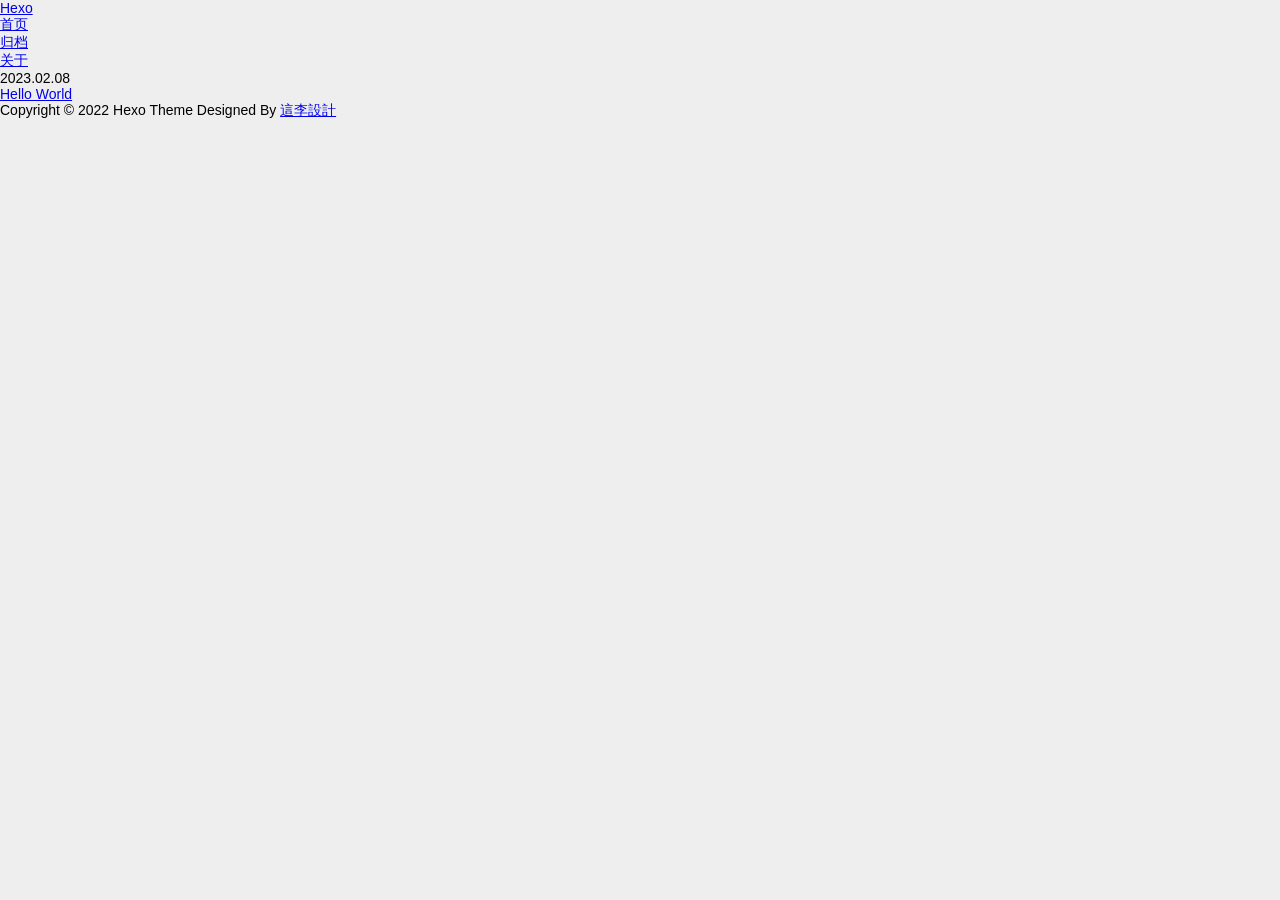
<file: archives/index.html>
<!DOCTYPE html>
<html>
    <head>
    <meta charset="utf-8">
    <meta content="width=device-width, initial-scale=1.0, maximum-scale=1.0, user-scalable=no, viewport-fit=cover" name="viewport" />
    <link rel="alternate icon" type="image/png" href="/img/favicon.png">
    <title>Hexo | </title>
    
<link rel="stylesheet" href="/css/reset.css">

    
<link rel="stylesheet" href="/css/style.css">

    
<link rel="stylesheet" href="/css/markdown.css">

    
<link rel="stylesheet" href="/css/fonts.css">

<meta name="generator" content="Hexo 6.3.0"></head>
    <body>
        <div class="paper">
            <div class="paper-main">
                
                    <div class="header">
    <a class="logo" href="/">Hexo</a>
    <ul class="nav">
        
        <li><a href="/">首页</a></li>
        
        <li><a href="/archives">归档</a></li>
        
        <li><a href="/about">关于</a></li>
        
    </ul>
</div>
                
                <div class="archive-list">
    <ul class="archive">
        
        <li>
            <span class="archive-date">2023.02.08</span>
            <div class="archive-main">
                <a class="archive-title" href="/2023/02/08/hello-world/">Hello World</a>
                <!-- <a class="read-more" href="/2023/02/08/hello-world/"> ... </a> -->
            </div>
        </li>
        
    </ul>
</div>

                <div class="footer">
    <span>Copyright © 2022 Hexo</span>
    <span>Theme Designed By <a target="_blank" href="https://zheli.design/one-paper">這李設計</a></span>
</div>


<link rel="stylesheet" href="/css/a11y-dark.min.css">


<script src="/js/highlight.min.js"></script>


<script src="/js/highlightjs-line-numbers.js"></script>


<script>
    hljs.initHighlightingOnLoad();
    hljs.initLineNumbersOnLoad();
</script>

            </div>
        </div>
    </body>
</html>
</file>
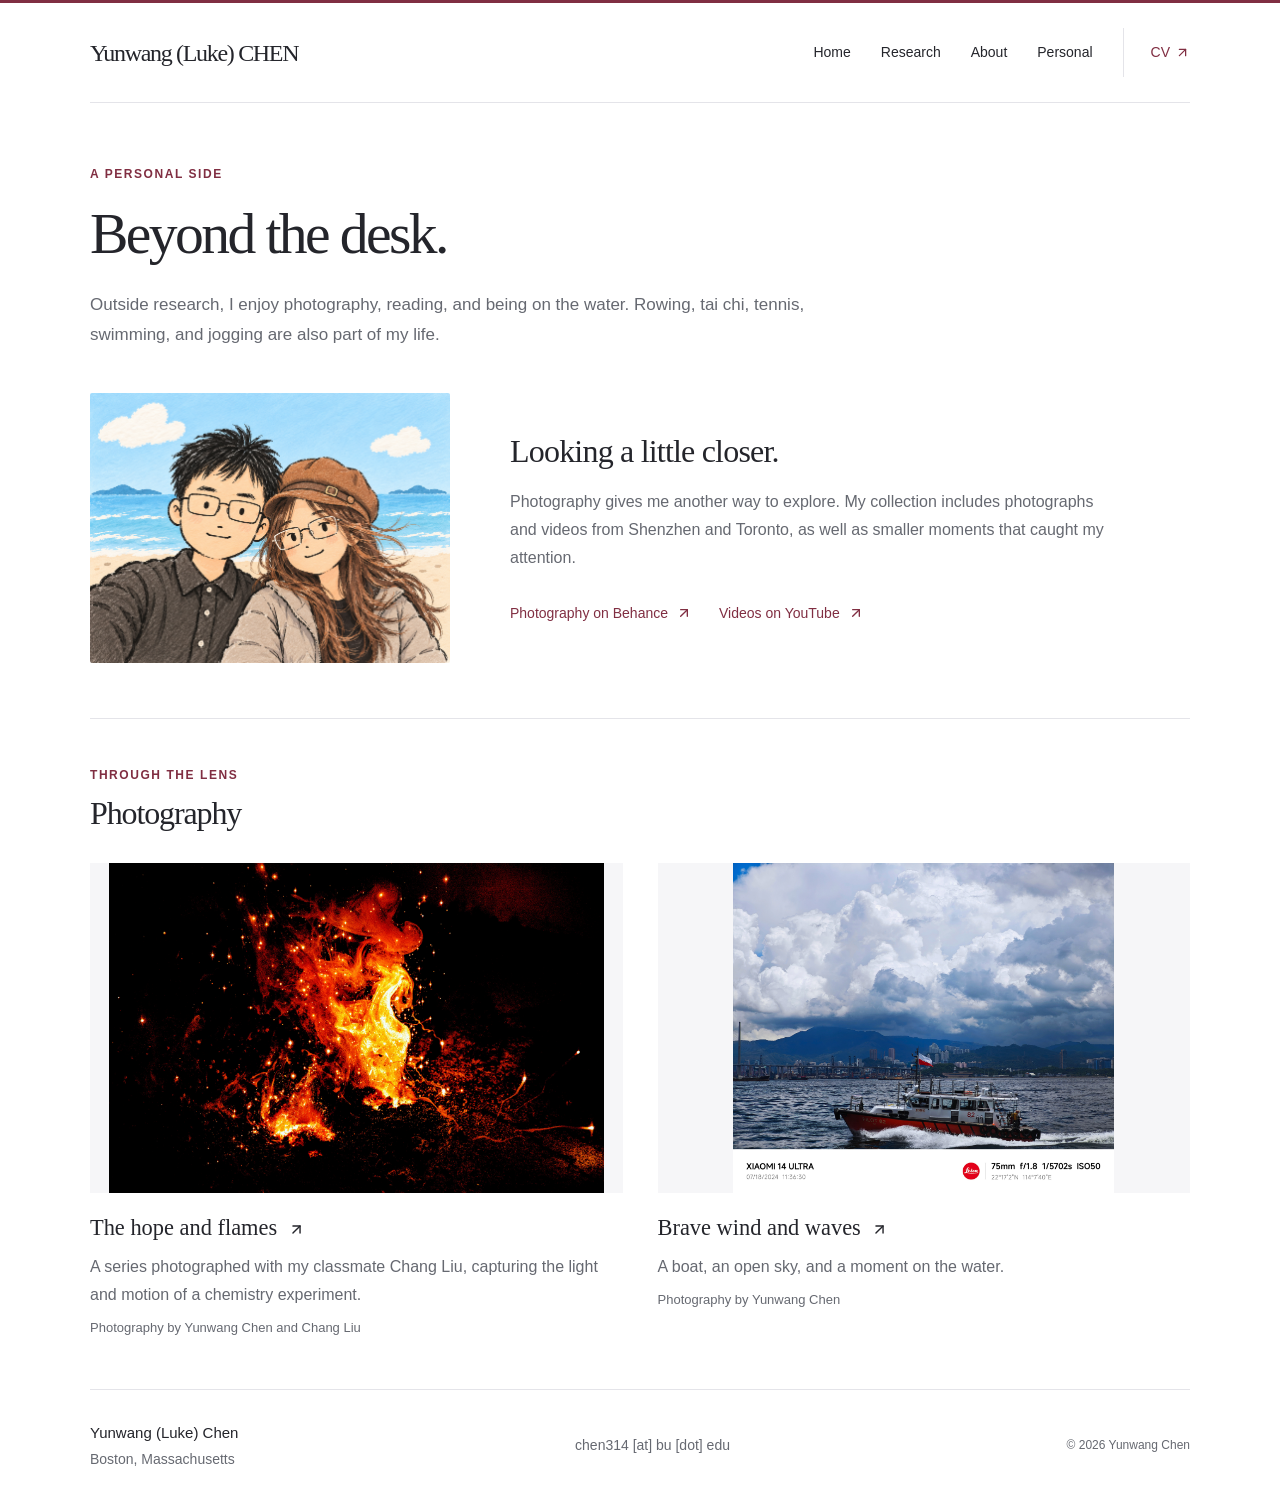
<file: personal/index.html>
<!DOCTYPE html><html lang="en"><head><meta charSet="utf-8"/><meta name="viewport" content="width=device-width, initial-scale=1"/><link rel="preload" href="/images/personal-couple.png" as="image"/><link rel="stylesheet" href="/_next/static/css/index.Dc_w1-Db.css" data-rsc-css-href="/_next/static/css/index.Dc_w1-Db.css" data-precedence="vite-rsc/importer-resources"/><link rel="modulepreload" fetchPriority="low" href="/_next/static/chunks/index-Fvk0a542.js"/><script src="/_next/static/chunks/rolldown-runtime-C60lm6uB.js" type="module" async=""></script><script src="/_next/static/chunks/framework-D_rUT4EX.js" type="module" async=""></script><script src="/_next/static/chunks/navigation-errors-By4dF-Cc.js" type="module" async=""></script><link rel="modulepreload" href="/_next/static/chunks/layout-segment-context-CaAEOa_j.js" crossorigin=""/><link rel="modulepreload" href="/_next/static/chunks/navigation-BqwUdF-w.js" crossorigin=""/><link rel="modulepreload" href="/_next/static/chunks/Icon-Bo9jbUr1.js" crossorigin=""/><title>Personal | Yunwang (Luke) Chen</title><meta name="description" content="Photography, reading, and rowing with Yunwang (Luke) Chen."/><link rel="icon" href="/favicon.svg"/><script>Object.assign(((self[Symbol.for("vinext.navigationRuntime")]??={bootstrap:{routeManifest:null},functions:{}}).bootstrap.rsc??={rsc:[]}),{params:{},nav:{"pathname":"/personal","searchParams":[]}})</script><link rel="modulepreload" href="/_next/static/chunks/index-Fvk0a542.js" />
</head><body><a class="skip-link" href="#main">Skip to content</a><header class="site-header container"><a class="wordmark" href="/" aria-label="Yunwang (Luke) CHEN home">Yunwang (Luke) CHEN</a><nav aria-label="Main navigation"><a href="/">Home</a><a href="/research/">Research</a><a href="/about/">About</a><a href="/personal/" aria-current="page">Personal</a><a class="nav-cv" href="/yunwang-chen-cv.pdf" target="_blank" rel="noopener noreferrer" aria-label="CV, PDF, opens in a new tab">CV <svg xmlns="http://www.w3.org/2000/svg" width="15" height="15" viewBox="0 0 24 24" fill="none" stroke="currentColor" stroke-width="2" stroke-linecap="round" stroke-linejoin="round" class="lucide lucide-arrow-up-right" aria-hidden="true"><path d="M7 7h10v10"></path><path d="M7 17 17 7"></path></svg></a></nav></header><main id="main" class="container"><div class="personal-page"><header class="page-heading"><p class="eyebrow">A personal side</p><h1>Beyond the desk.</h1><p>Outside research, I enjoy photography, reading, and being on the water. Rowing, tai chi, tennis, swimming, and jogging are also part of my life.</p></header><section class="personal-intro"><img src="/images/personal-couple.png" width="1448" height="1086" alt="Playful seaside illustration of Luke and his girlfriend" class="personal-portrait"/><div><h2>Looking a little closer.</h2><p>Photography gives me another way to explore. My collection includes photographs and videos from Shenzhen and Toronto, as well as smaller moments that caught my attention.</p><div class="hero-links"><a class="text-link" href="https://www.behance.net/luckychen3141">Photography on Behance <svg xmlns="http://www.w3.org/2000/svg" width="16" height="16" viewBox="0 0 24 24" fill="none" stroke="currentColor" stroke-width="2" stroke-linecap="round" stroke-linejoin="round" class="lucide lucide-arrow-up-right" aria-hidden="true"><path d="M7 7h10v10"></path><path d="M7 17 17 7"></path></svg></a><a class="text-link" href="https://www.youtube.com/channel/UCTj-4TAYTrggib41r7AhrzA">Videos on YouTube <svg xmlns="http://www.w3.org/2000/svg" width="16" height="16" viewBox="0 0 24 24" fill="none" stroke="currentColor" stroke-width="2" stroke-linecap="round" stroke-linejoin="round" class="lucide lucide-arrow-up-right" aria-hidden="true"><path d="M7 7h10v10"></path><path d="M7 17 17 7"></path></svg></a></div></div></section><section class="section" aria-labelledby="photography-title"><div class="section-heading"><p class="eyebrow">Through the lens</p><h2 id="photography-title">Photography</h2></div><div class="photo-collections"><figure class="photo-collection"><a href="https://www.behance.net/gallery/203995641/The-hope-and-flames/modules/1157721685"><img src="/images/hope-and-flames.jpeg" width="2800" height="1866" loading="lazy" alt="Bright orange flames and sparks against a black background"/><h3>The hope and flames <svg xmlns="http://www.w3.org/2000/svg" width="17" height="17" viewBox="0 0 24 24" fill="none" stroke="currentColor" stroke-width="2" stroke-linecap="round" stroke-linejoin="round" class="lucide lucide-arrow-up-right" aria-hidden="true"><path d="M7 7h10v10"></path><path d="M7 17 17 7"></path></svg></h3></a><figcaption><p>A series photographed with my classmate Chang Liu, capturing the light and motion of a chemistry experiment.</p><p class="photo-credit">Photography by Yunwang Chen and Chang Liu</p></figcaption></figure><figure class="photo-collection"><a href="https://www.behance.net/gallery/204004319/Brave-wind-and-waves/modules/1157776245"><img src="/images/brave-wind-and-waves.jpg" width="2800" height="2423" loading="lazy" alt="A red-and-white pilot boat crossing choppy water beneath towering clouds"/><h3>Brave wind and waves <svg xmlns="http://www.w3.org/2000/svg" width="17" height="17" viewBox="0 0 24 24" fill="none" stroke="currentColor" stroke-width="2" stroke-linecap="round" stroke-linejoin="round" class="lucide lucide-arrow-up-right" aria-hidden="true"><path d="M7 7h10v10"></path><path d="M7 17 17 7"></path></svg></h3></a><figcaption><p>A boat, an open sky, and a moment on the water.</p><p class="photo-credit">Photography by Yunwang Chen</p></figcaption></figure></div></section></div></main><footer class="site-footer container"><div><a class="footer-name" href="/">Yunwang (Luke) Chen</a><p>Boston, Massachusetts</p></div><span class="contact-email">chen314 [at] bu [dot] edu</span><p class="copyright">© 2026 Yunwang Chen</p></footer><script type="module" src="/_next/static/chunks/index-Fvk0a542.js" id="_R_" async=""></script><script>((self[Symbol.for("vinext.navigationRuntime")]??={bootstrap:{routeManifest:null},functions:{}}).bootstrap.rsc??={rsc:[]}).rsc.push("0:{\"page:/personal\":\"$L1\",\"layout:/\":\"$L2\",\"route:/personal\":\"$L3\",\"__route\":\"route:/personal\",\"__interceptionContext\":null,\"__layoutIds\":[\"layout:/\"],\"__rootLayout\":\"/\",\"__bfcacheSegmentIdentities\":{\"layout:/\":\"[\\\"layout\\\",\\\"layout:/\\\",\\\"root-boundary:/\\\",\\\"\\\"]\",\"page:/personal\":\"[\\\"page\\\",\\\"page:/personal\\\",\\\"root-boundary:/\\\",\\\"[\\\\\\\"personal\\\\\\\"]\\\"]\"},\"__srcPage\":[\"personal\",\"page\"],\"__layoutFlags\":{\"layout:/\":\"s\"},\"__artifactCompatibility\":{\"schemaVersion\":1,\"graphVersion\":\"app-route-graph:1626fb74abe816f0\",\"deploymentVersion\":\"669dfb5f-dba7-4767-86bc-0eec7198ac66\",\"appElementsSchemaVersion\":1,\"rscPayloadSchemaVersion\":1,\"rootBoundaryId\":\"/\",\"renderEpoch\":null}}\n")</script><script>((self[Symbol.for("vinext.navigationRuntime")]??={bootstrap:{routeManifest:null},functions:{}}).bootstrap.rsc??={rsc:[]}).rsc.push("4:I[\"689b91780248\",[],\"default\",1]\n")</script><script>((self[Symbol.for("vinext.navigationRuntime")]??={bootstrap:{routeManifest:null},functions:{}}).bootstrap.rsc??={rsc:[]}).rsc.push("5:I[\"8c0f216c4604\",[],\"Children\",1]\n")</script><script>((self[Symbol.for("vinext.navigationRuntime")]??={bootstrap:{routeManifest:null},functions:{}}).bootstrap.rsc??={rsc:[]}).rsc.push("6:I[\"593f344dc510\",[],\"GlobalErrorBoundary\",1]\n")</script><script>((self[Symbol.for("vinext.navigationRuntime")]??={bootstrap:{routeManifest:null},functions:{}}).bootstrap.rsc??={rsc:[]}).rsc.push("7:I[\"0b874ad30386\",[],\"default\",1]\n")</script><script>((self[Symbol.for("vinext.navigationRuntime")]??={bootstrap:{routeManifest:null},functions:{}}).bootstrap.rsc??={rsc:[]}).rsc.push("8:I[\"593f344dc510\",[],\"ErrorBoundary\",1]\n")</script><script>((self[Symbol.for("vinext.navigationRuntime")]??={bootstrap:{routeManifest:null},functions:{}}).bootstrap.rsc??={rsc:[]}).rsc.push("9:I[\"15c18cfaeeff\",[],\"LayoutSegmentProvider\",1]\n")</script><script>((self[Symbol.for("vinext.navigationRuntime")]??={bootstrap:{routeManifest:null},functions:{}}).bootstrap.rsc??={rsc:[]}).rsc.push("a:I[\"8c0f216c4604\",[],\"Slot\",1]\n")</script><script>((self[Symbol.for("vinext.navigationRuntime")]??={bootstrap:{routeManifest:null},functions:{}}).bootstrap.rsc??={rsc:[]}).rsc.push("b:I[\"593f344dc510\",[],\"NotFoundBoundary\",1]\n")</script><script>((self[Symbol.for("vinext.navigationRuntime")]??={bootstrap:{routeManifest:null},functions:{}}).bootstrap.rsc??={rsc:[]}).rsc.push("c:I[\"9276801271d6\",[],\"AppRouterScrollTarget\",1]\n")</script><script>((self[Symbol.for("vinext.navigationRuntime")]??={bootstrap:{routeManifest:null},functions:{}}).bootstrap.rsc??={rsc:[]}).rsc.push("d:I[\"593f344dc510\",[],\"RedirectBoundary\",1]\n")</script><script>((self[Symbol.for("vinext.navigationRuntime")]??={bootstrap:{routeManifest:null},functions:{}}).bootstrap.rsc??={rsc:[]}).rsc.push(":HL[\"/_next/static/css/index.Dc_w1-Db.css\",\"style\"     ]\n")</script><script>((self[Symbol.for("vinext.navigationRuntime")]??={bootstrap:{routeManifest:null},functions:{}}).bootstrap.rsc??={rsc:[]}).rsc.push("2:[[[\"$\",\"link\",\"css:/_next/static/css/index.Dc_w1-Db.css\",{\"rel\":\"stylesheet\",\"precedence\":\"vite-rsc/importer-resources\",\"href\":\"/_next/static/css/index.Dc_w1-Db.css\",\"data-rsc-css-href\":\"/_next/static/css/index.Dc_w1-Db.css\"}],\"$undefined\"],[\"$\",\"html\",null,{\"lang\":\"en\",\"children\":[\"$\",\"body\",null,{\"children\":[[\"$\",\"a\",null,{\"className\":\"skip-link\",\"href\":\"#main\",\"children\":\"Skip to content\"}],[\"$\",\"header\",null,{\"className\":\"site-header container\",\"children\":[[\"$\",\"a\",null,{\"className\":\"wordmark\",\"href\":\"/\",\"aria-label\":\"Yunwang (Luke) CHEN home\",\"children\":\"Yunwang (Luke) CHEN\"}],[\"$\",\"$L4\",null,{}]]}],[\"$\",\"main\",null,{\"id\":\"main\",\"className\":\"container\",\"children\":[\"$\",\"$L5\",null,{}]}],[\"$\",\"footer\",null,{\"className\":\"site-footer container\",\"children\":[[\"$\",\"div\",null,{\"children\":[[\"$\",\"a\",null,{\"className\":\"footer-name\",\"href\":\"/\",\"children\":\"Yunwang (Luke) Chen\"}],[\"$\",\"p\",null,{\"children\":\"Boston, Massachusetts\"}]]}],[\"$\",\"span\",null,{\"className\":\"contact-email\",\"children\":\"chen314 [at] bu [dot] edu\"}],[\"$\",\"p\",null,{\"className\":\"copyright\",\"children\":\"© 2026 Yunwang Chen\"}]]}]]}]}]]\n")</script><script>((self[Symbol.for("vinext.navigationRuntime")]??={bootstrap:{routeManifest:null},functions:{}}).bootstrap.rsc??={rsc:[]}).rsc.push("3:[[[\"$\",\"meta\",null,{\"charSet\":\"utf-8\"}],[[\"$\",\"title\",\"0\",{\"children\":\"Personal | Yunwang (Luke) Chen\"}],[\"$\",\"meta\",\"1\",{\"name\":\"description\",\"content\":\"Photography, reading, and rowing with Yunwang (Luke) Chen.\"}],[\"$\",\"link\",\"2\",{\"data-vinext-streamed-icon\":\"$undefined\",\"rel\":\"icon\",\"href\":\"/favicon.svg\",\"type\":\"$undefined\",\"sizes\":\"$undefined\",\"color\":\"$undefined\",\"media\":\"$undefined\",\"fetchPriority\":\"$undefined\"}]],[[\"$\",\"meta\",\"0\",{\"name\":\"viewport\",\"content\":\"width=device-width, initial-scale=1\"}]]],[\"$\",\"$L6\",null,{\"fallback\":\"$7\",\"children\":[\"$\",\"$L8\",null,{\"fallback\":\"$7\",\"children\":[\"$\",\"$L9\",null,{\"providerId\":\"layout:/\",\"segmentMap\":{\"children\":[\"personal\"]},\"children\":[\"$\",\"$La\",null,{\"id\":\"layout:/\",\"parallelSlots\":\"$undefined\",\"children\":[\"$\",\"$Lb\",null,{\"resetKey\":\"personal\",\"fallback\":[[\"$\",\"title\",null,{\"children\":\"404: This page could not be found.\"}],[\"$\",\"div\",null,{\"style\":{\"fontFamily\":\"system-ui,\\\"Segoe UI\\\",Roboto,Helvetica,Arial,sans-serif,\\\"Apple Color Emoji\\\",\\\"Segoe UI Emoji\\\"\",\"height\":\"100vh\",\"textAlign\":\"center\",\"display\":\"flex\",\"flexDirection\":\"column\",\"alignItems\":\"center\",\"justifyContent\":\"center\"},\"children\":[\"$\",\"div\",null,{\"children\":[[\"$\",\"style\",null,{\"dangerouslySetInnerHTML\":{\"__html\":\"body{color:#000;background:#fff;margin:0}.next-error-h1{border-right:1px solid rgba(0,0,0,.3)}@media (prefers-color-scheme:dark){body{color:#fff;background:#000}.next-error-h1{border-right:1px solid rgba(255,255,255,.3)}}\"}}],[\"$\",\"h1\",null,{\"className\":\"next-error-h1\",\"style\":{\"display\":\"inline-block\",\"margin\":\"0 20px 0 0\",\"padding\":\"0 23px 0 0\",\"fontSize\":24,\"fontWeight\":500,\"verticalAlign\":\"top\",\"lineHeight\":\"49px\"},\"children\":404}],[\"$\",\"div\",null,{\"style\":{\"display\":\"inline-block\"},\"children\":[\"$\",\"h2\",null,{\"style\":{\"fontSize\":14,\"fontWeight\":400,\"lineHeight\":\"49px\",\"margin\":0},\"children\":\"This page could not be found.\"}]}]]}]}]],\"children\":[\"$\",\"$Lc\",null,{\"children\":[\"$\",\"$Ld\",null,{\"children\":[[\"$\",\"$L9\",null,{\"providerId\":\"page:/personal\",\"segmentMap\":{\"children\":[\"__PAGE__\"]},\"children\":[\"$\",\"$La\",null,{\"id\":\"page:/personal\"}]}],null]}]}]}]}]}]}]}],null,null]\n")</script><script>((self[Symbol.for("vinext.navigationRuntime")]??={bootstrap:{routeManifest:null},functions:{}}).bootstrap.rsc??={rsc:[]}).rsc.push("e:I[\"339f946bc456\",[],\"default\",1]\n")</script><script>((self[Symbol.for("vinext.navigationRuntime")]??={bootstrap:{routeManifest:null},functions:{}}).bootstrap.rsc??={rsc:[]}).rsc.push(":HL[\"/images/personal-couple.png\",\"image\"]\n")</script><script>((self[Symbol.for("vinext.navigationRuntime")]??={bootstrap:{routeManifest:null},functions:{}}).bootstrap.rsc??={rsc:[]}).rsc.push("1:[\"$\",\"div\",null,{\"className\":\"personal-page\",\"children\":[[\"$\",\"header\",null,{\"className\":\"page-heading\",\"children\":[[\"$\",\"p\",null,{\"className\":\"eyebrow\",\"children\":\"A personal side\"}],[\"$\",\"h1\",null,{\"children\":\"Beyond the desk.\"}],[\"$\",\"p\",null,{\"children\":\"Outside research, I enjoy photography, reading, and being on the water. Rowing, tai chi, tennis, swimming, and jogging are also part of my life.\"}]]}],[\"$\",\"section\",null,{\"className\":\"personal-intro\",\"children\":[[\"$\",\"img\",null,{\"src\":\"/images/personal-couple.png\",\"width\":\"1448\",\"height\":\"1086\",\"alt\":\"Playful seaside illustration of Luke and his girlfriend\",\"className\":\"personal-portrait\"}],[\"$\",\"div\",null,{\"children\":[[\"$\",\"h2\",null,{\"children\":\"Looking a little closer.\"}],[\"$\",\"p\",null,{\"children\":\"Photography gives me another way to explore. My collection includes photographs and videos from Shenzhen and Toronto, as well as smaller moments that caught my attention.\"}],[\"$\",\"div\",null,{\"className\":\"hero-links\",\"children\":[[\"$\",\"a\",null,{\"className\":\"text-link\",\"href\":\"https://www.behance.net/luckychen3141\",\"children\":[\"Photography on Behance \",[\"$\",\"$Le\",null,{\"ref\":\"$undefined\",\"iconNode\":[[\"path\",{\"d\":\"M7 7h10v10\",\"key\":\"1tivn9\"}],[\"path\",{\"d\":\"M7 17 17 7\",\"key\":\"1vkiza\"}]],\"className\":\"lucide-arrow-up-right\",\"size\":16,\"aria-hidden\":\"true\"}]]}],[\"$\",\"a\",null,{\"className\":\"text-link\",\"href\":\"https://www.youtube.com/channel/UCTj-4TAYTrggib41r7AhrzA\",\"children\":[\"Videos on YouTube \",[\"$\",\"$Le\",null,{\"ref\":\"$undefined\",\"iconNode\":\"$1:props:children:1:props:children:1:props:children:2:props:children:0:props:children:1:props:iconNode\",\"className\":\"lucide-arrow-up-right\",\"size\":16,\"aria-hidden\":\"true\"}]]}]]}]]}]]}],[\"$\",\"section\",null,{\"className\":\"section\",\"aria-labelledby\":\"photography-title\",\"children\":[[\"$\",\"div\",null,{\"className\":\"section-heading\",\"children\":[[\"$\",\"p\",null,{\"className\":\"eyebrow\",\"children\":\"Through the lens\"}],[\"$\",\"h2\",null,{\"id\":\"photography-title\",\"children\":\"Photography\"}]]}],[\"$\",\"div\",null,{\"className\":\"photo-collections\",\"children\":[[\"$\",\"figure\",null,{\"className\":\"photo-collection\",\"children\":[[\"$\",\"a\",null,{\"href\":\"https://www.behance.net/gallery/203995641/The-hope-and-flames/modules/1157721685\",\"children\":[[\"$\",\"img\",null,{\"src\":\"/images/hope-and-flames.jpeg\",\"width\":\"2800\",\"height\":\"1866\",\"loading\":\"lazy\",\"alt\":\"Bright orange flames and sparks against a black background\"}],[\"$\",\"h3\",null,{\"children\":[\"The hope and flames \",[\"$\",\"$Le\",null,{\"ref\":\"$undefined\",\"iconNode\":\"$1:props:children:1:props:children:1:props:children:2:props:children:0:props:children:1:props:iconNode\",\"className\":\"lucide-arrow-up-right\",\"size\":17,\"aria-hidden\":\"true\"}]]}]]}],[\"$\",\"figcaption\",null,{\"children\":[[\"$\",\"p\",null,{\"children\":\"A series photographed with my classmate Chang Liu, capturing the light and motion of a chemistry experiment.\"}],[\"$\",\"p\",null,{\"className\":\"photo-credit\",\"children\":\"Photography by Yunwang Chen and Chang Liu\"}]]}]]}],[\"$\",\"figure\",null,{\"className\":\"photo-collection\",\"children\":[[\"$\",\"a\",null,{\"href\":\"https://www.behance.net/gallery/204004319/Brave-wind-and-waves/modules/1157776245\",\"children\":[[\"$\",\"img\",null,{\"src\":\"/images/brave-wind-and-waves.jpg\",\"width\":\"2800\",\"height\":\"2423\",\"loading\":\"lazy\",\"alt\":\"A red-and-white pilot boat crossing choppy water beneath towering clouds\"}],[\"$\",\"h3\",null,{\"children\":[\"Brave wind and waves \",[\"$\",\"$Le\",null,{\"ref\":\"$undefined\",\"iconNode\":\"$1:props:children:1:props:children:1:props:children:2:props:children:0:props:children:1:props:iconNode\",\"className\":\"lucide-arrow-up-right\",\"size\":17,\"aria-hidden\":\"true\"}]]}]]}],[\"$\",\"figcaption\",null,{\"children\":[[\"$\",\"p\",null,{\"children\":\"A boat, an open sky, and a moment on the water.\"}],[\"$\",\"p\",null,{\"className\":\"photo-credit\",\"children\":\"Photography by Yunwang Chen\"}]]}]]}]]}]]}]]}]\n")</script><script>Object.assign(((self[Symbol.for("vinext.navigationRuntime")]??={bootstrap:{routeManifest:null},functions:{}}).bootstrap.rsc??={rsc:[]}),{"initialCacheKind":"static"});((self[Symbol.for("vinext.navigationRuntime")]??={bootstrap:{routeManifest:null},functions:{}}).bootstrap.rsc??={rsc:[]}).done=true</script></body></html>
</file>
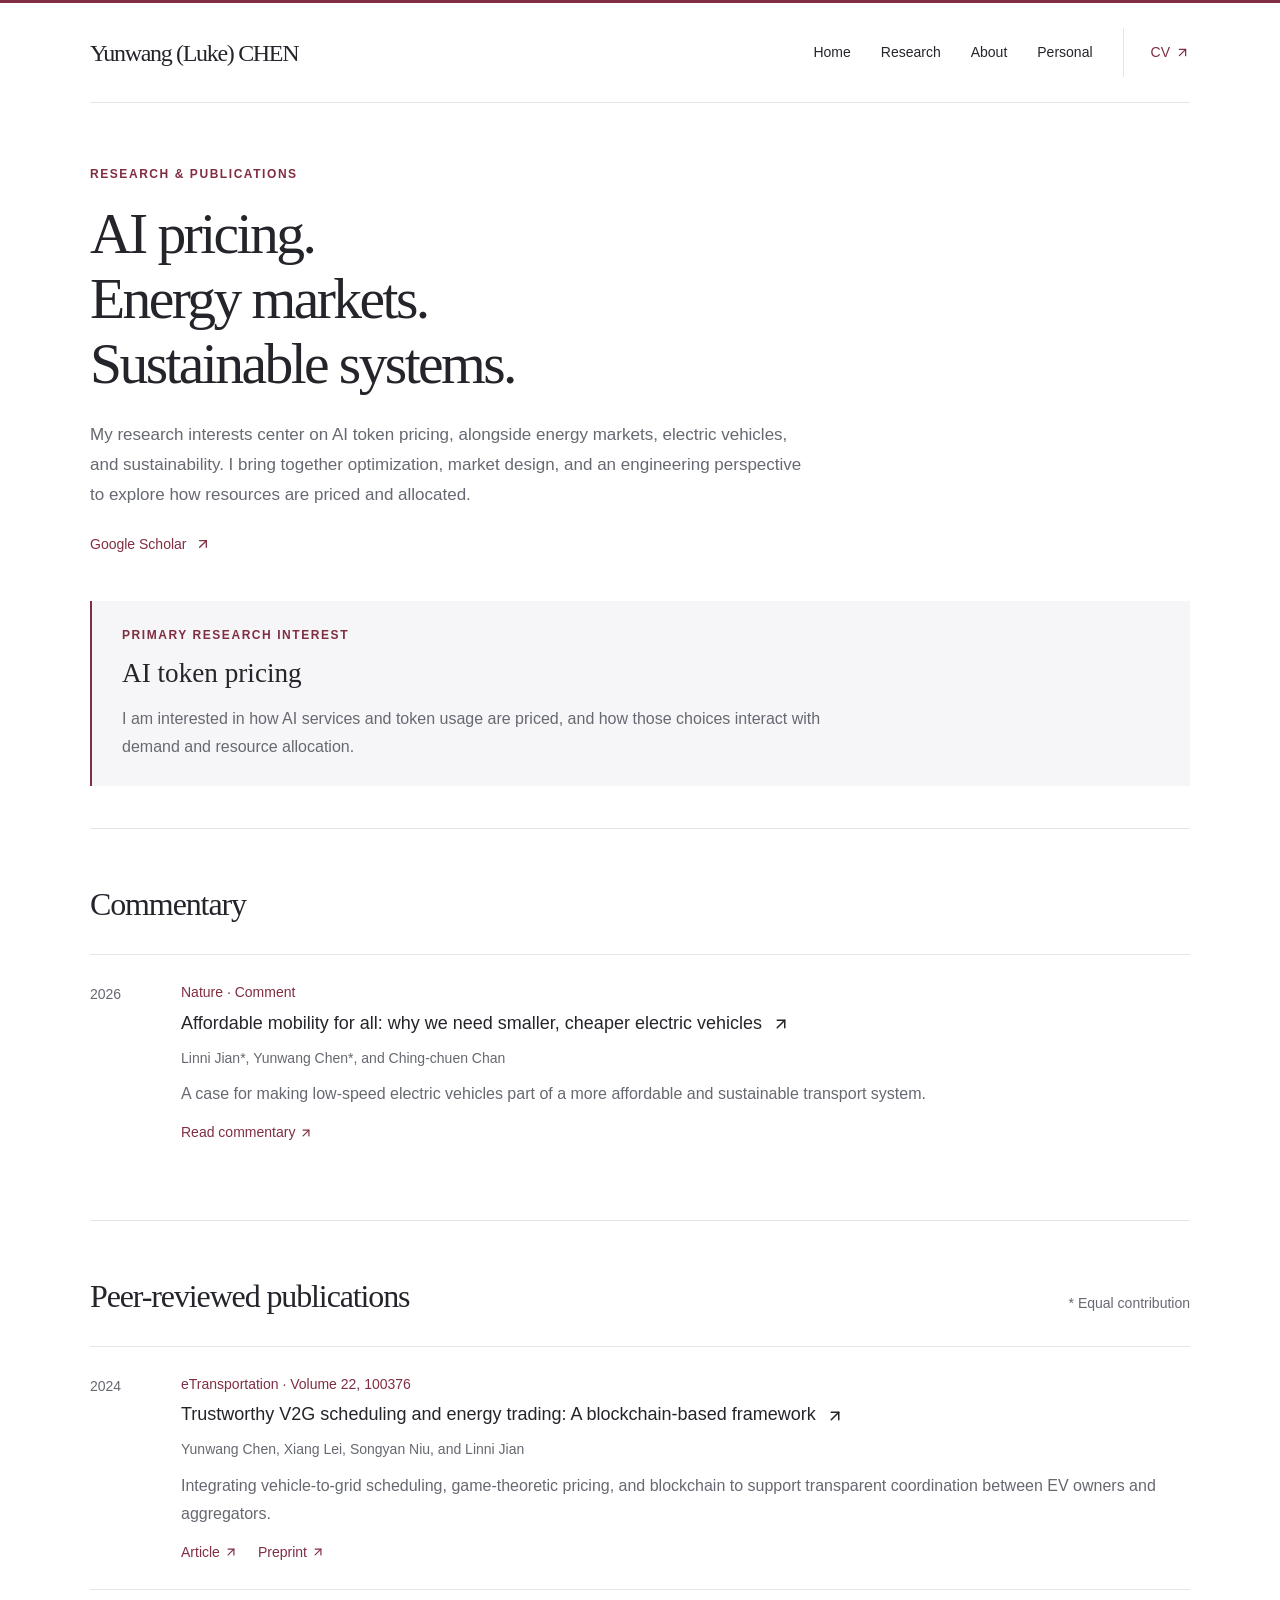
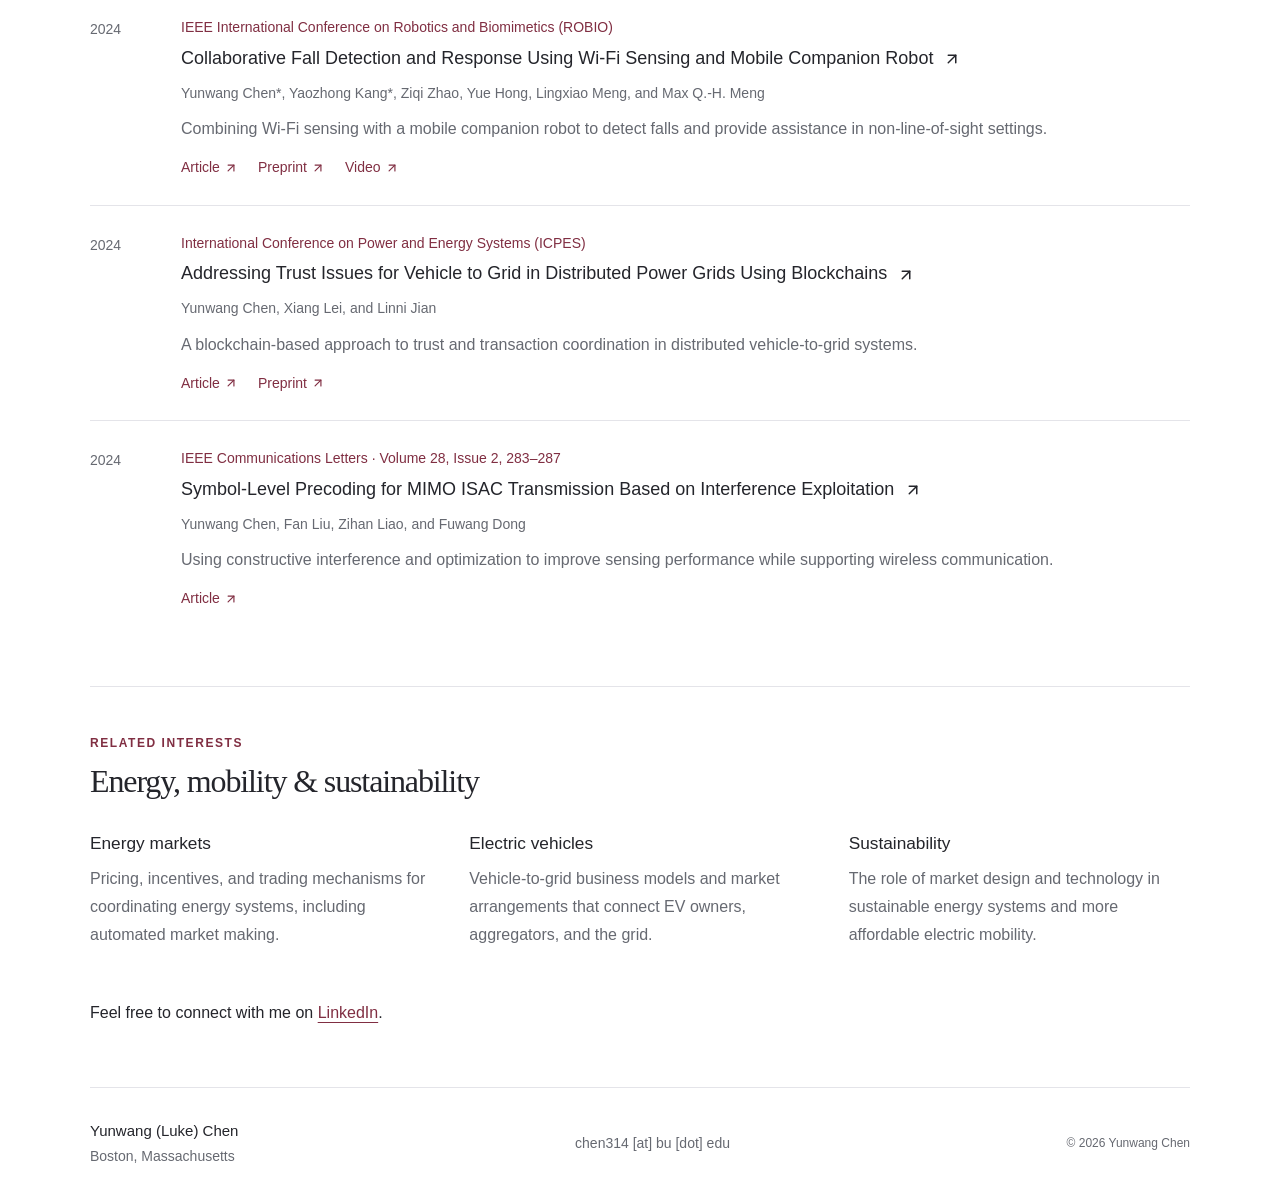
<file: research/index.html>
<!DOCTYPE html><html lang="en"><head><meta charSet="utf-8"/><meta name="viewport" content="width=device-width, initial-scale=1"/><link rel="stylesheet" href="/_next/static/css/index.Dc_w1-Db.css" data-rsc-css-href="/_next/static/css/index.Dc_w1-Db.css" data-precedence="vite-rsc/importer-resources"/><link rel="modulepreload" fetchPriority="low" href="/_next/static/chunks/index-Fvk0a542.js"/><script src="/_next/static/chunks/rolldown-runtime-C60lm6uB.js" type="module" async=""></script><script src="/_next/static/chunks/framework-D_rUT4EX.js" type="module" async=""></script><script src="/_next/static/chunks/navigation-errors-By4dF-Cc.js" type="module" async=""></script><link rel="modulepreload" href="/_next/static/chunks/layout-segment-context-CaAEOa_j.js" crossorigin=""/><link rel="modulepreload" href="/_next/static/chunks/navigation-BqwUdF-w.js" crossorigin=""/><link rel="modulepreload" href="/_next/static/chunks/Icon-Bo9jbUr1.js" crossorigin=""/><title>Research | Yunwang (Luke) Chen</title><meta name="description" content="AI token pricing, energy markets, electric vehicles, and sustainability: research interests and publications by Yunwang Chen."/><link rel="icon" href="/favicon.svg"/><script>Object.assign(((self[Symbol.for("vinext.navigationRuntime")]??={bootstrap:{routeManifest:null},functions:{}}).bootstrap.rsc??={rsc:[]}),{params:{},nav:{"pathname":"/research","searchParams":[]}})</script><link rel="modulepreload" href="/_next/static/chunks/index-Fvk0a542.js" />
</head><body><a class="skip-link" href="#main">Skip to content</a><header class="site-header container"><a class="wordmark" href="/" aria-label="Yunwang (Luke) CHEN home">Yunwang (Luke) CHEN</a><nav aria-label="Main navigation"><a href="/">Home</a><a href="/research/" aria-current="page">Research</a><a href="/about/">About</a><a href="/personal/">Personal</a><a class="nav-cv" href="/yunwang-chen-cv.pdf" target="_blank" rel="noopener noreferrer" aria-label="CV, PDF, opens in a new tab">CV <svg xmlns="http://www.w3.org/2000/svg" width="15" height="15" viewBox="0 0 24 24" fill="none" stroke="currentColor" stroke-width="2" stroke-linecap="round" stroke-linejoin="round" class="lucide lucide-arrow-up-right" aria-hidden="true"><path d="M7 7h10v10"></path><path d="M7 17 17 7"></path></svg></a></nav></header><main id="main" class="container"><div class="research-page"><header class="page-heading"><p class="eyebrow">Research &amp; publications</p><h1>AI pricing.<br/>Energy markets.<br/>Sustainable systems.</h1><p>My research interests center on AI token pricing, alongside energy markets, electric vehicles, and sustainability. I bring together optimization, market design, and an engineering perspective to explore how resources are priced and allocated.</p><a class="text-link" href="https://scholar.google.com/citations?user=_zmmJNAAAAAJ&amp;hl=en">Google Scholar <svg xmlns="http://www.w3.org/2000/svg" width="16" height="16" viewBox="0 0 24 24" fill="none" stroke="currentColor" stroke-width="2" stroke-linecap="round" stroke-linejoin="round" class="lucide lucide-arrow-up-right" aria-hidden="true"><path d="M7 7h10v10"></path><path d="M7 17 17 7"></path></svg></a></header><section class="research-focus" aria-labelledby="ai-interest"><p class="eyebrow">Primary research interest</p><h2 id="ai-interest">AI token pricing</h2><p>I am interested in how AI services and token usage are priced, and how those choices interact with demand and resource allocation.</p></section><section class="section" aria-labelledby="commentary-title"><div class="section-heading"><h2 id="commentary-title">Commentary</h2></div><article class="paper-row" id="affordable-mobility"><p class="paper-year">2026</p><div><p class="paper-venue">Nature · Comment</p><h3><a href="https://www.nature.com/articles/d41586-026-00779-3">Affordable mobility for all: why we need smaller, cheaper electric vehicles<!-- --> <svg xmlns="http://www.w3.org/2000/svg" width="18" height="18" viewBox="0 0 24 24" fill="none" stroke="currentColor" stroke-width="2" stroke-linecap="round" stroke-linejoin="round" class="lucide lucide-arrow-up-right" aria-hidden="true"><path d="M7 7h10v10"></path><path d="M7 17 17 7"></path></svg></a></h3><p class="paper-authors">Linni Jian*, Yunwang Chen*, and Ching-chuen Chan</p><p class="paper-summary">A case for making low-speed electric vehicles part of a more affordable and sustainable transport system.</p><div class="paper-links"><a href="https://www.nature.com/articles/d41586-026-00779-3">Read commentary<!-- --> <svg xmlns="http://www.w3.org/2000/svg" width="14" height="14" viewBox="0 0 24 24" fill="none" stroke="currentColor" stroke-width="2" stroke-linecap="round" stroke-linejoin="round" class="lucide lucide-arrow-up-right" aria-hidden="true"><path d="M7 7h10v10"></path><path d="M7 17 17 7"></path></svg></a></div></div></article></section><section class="section" aria-labelledby="publications-title"><div class="section-heading heading-row"><h2 id="publications-title">Peer-reviewed publications</h2><p class="muted small">* Equal contribution</p></div><article class="paper-row" id="trustworthy-v2g"><p class="paper-year">2024</p><div><p class="paper-venue">eTransportation · Volume 22, 100376</p><h3><a href="https://doi.org/10.1016/j.etran.2024.100376">Trustworthy V2G scheduling and energy trading: A blockchain-based framework<!-- --> <svg xmlns="http://www.w3.org/2000/svg" width="18" height="18" viewBox="0 0 24 24" fill="none" stroke="currentColor" stroke-width="2" stroke-linecap="round" stroke-linejoin="round" class="lucide lucide-arrow-up-right" aria-hidden="true"><path d="M7 7h10v10"></path><path d="M7 17 17 7"></path></svg></a></h3><p class="paper-authors">Yunwang Chen, Xiang Lei, Songyan Niu, and Linni Jian</p><p class="paper-summary">Integrating vehicle-to-grid scheduling, game-theoretic pricing, and blockchain to support transparent coordination between EV owners and aggregators.</p><div class="paper-links"><a href="https://doi.org/10.1016/j.etran.2024.100376">Article<!-- --> <svg xmlns="http://www.w3.org/2000/svg" width="14" height="14" viewBox="0 0 24 24" fill="none" stroke="currentColor" stroke-width="2" stroke-linecap="round" stroke-linejoin="round" class="lucide lucide-arrow-up-right" aria-hidden="true"><path d="M7 7h10v10"></path><path d="M7 17 17 7"></path></svg></a><a href="https://arxiv.org/abs/2407.13988">Preprint<!-- --> <svg xmlns="http://www.w3.org/2000/svg" width="14" height="14" viewBox="0 0 24 24" fill="none" stroke="currentColor" stroke-width="2" stroke-linecap="round" stroke-linejoin="round" class="lucide lucide-arrow-up-right" aria-hidden="true"><path d="M7 7h10v10"></path><path d="M7 17 17 7"></path></svg></a></div></div></article><article class="paper-row" id="fall-detection"><p class="paper-year">2024</p><div><p class="paper-venue">IEEE International Conference on Robotics and Biomimetics (ROBIO)</p><h3><a href="https://ieeexplore.ieee.org/document/10907570">Collaborative Fall Detection and Response Using Wi-Fi Sensing and Mobile Companion Robot<!-- --> <svg xmlns="http://www.w3.org/2000/svg" width="18" height="18" viewBox="0 0 24 24" fill="none" stroke="currentColor" stroke-width="2" stroke-linecap="round" stroke-linejoin="round" class="lucide lucide-arrow-up-right" aria-hidden="true"><path d="M7 7h10v10"></path><path d="M7 17 17 7"></path></svg></a></h3><p class="paper-authors">Yunwang Chen*, Yaozhong Kang*, Ziqi Zhao, Yue Hong, Lingxiao Meng, and Max Q.-H. Meng</p><p class="paper-summary">Combining Wi-Fi sensing with a mobile companion robot to detect falls and provide assistance in non-line-of-sight settings.</p><div class="paper-links"><a href="https://ieeexplore.ieee.org/document/10907570">Article<!-- --> <svg xmlns="http://www.w3.org/2000/svg" width="14" height="14" viewBox="0 0 24 24" fill="none" stroke="currentColor" stroke-width="2" stroke-linecap="round" stroke-linejoin="round" class="lucide lucide-arrow-up-right" aria-hidden="true"><path d="M7 7h10v10"></path><path d="M7 17 17 7"></path></svg></a><a href="https://arxiv.org/abs/2407.12537">Preprint<!-- --> <svg xmlns="http://www.w3.org/2000/svg" width="14" height="14" viewBox="0 0 24 24" fill="none" stroke="currentColor" stroke-width="2" stroke-linecap="round" stroke-linejoin="round" class="lucide lucide-arrow-up-right" aria-hidden="true"><path d="M7 7h10v10"></path><path d="M7 17 17 7"></path></svg></a><a href="https://youtu.be/kO990mkyVdc">Video<!-- --> <svg xmlns="http://www.w3.org/2000/svg" width="14" height="14" viewBox="0 0 24 24" fill="none" stroke="currentColor" stroke-width="2" stroke-linecap="round" stroke-linejoin="round" class="lucide lucide-arrow-up-right" aria-hidden="true"><path d="M7 7h10v10"></path><path d="M7 17 17 7"></path></svg></a></div></div></article><article class="paper-row" id="blockchain-trust"><p class="paper-year">2024</p><div><p class="paper-venue">International Conference on Power and Energy Systems (ICPES)</p><h3><a href="https://ieeexplore.ieee.org/document/10856646">Addressing Trust Issues for Vehicle to Grid in Distributed Power Grids Using Blockchains<!-- --> <svg xmlns="http://www.w3.org/2000/svg" width="18" height="18" viewBox="0 0 24 24" fill="none" stroke="currentColor" stroke-width="2" stroke-linecap="round" stroke-linejoin="round" class="lucide lucide-arrow-up-right" aria-hidden="true"><path d="M7 7h10v10"></path><path d="M7 17 17 7"></path></svg></a></h3><p class="paper-authors">Yunwang Chen, Xiang Lei, and Linni Jian</p><p class="paper-summary">A blockchain-based approach to trust and transaction coordination in distributed vehicle-to-grid systems.</p><div class="paper-links"><a href="https://ieeexplore.ieee.org/document/10856646">Article<!-- --> <svg xmlns="http://www.w3.org/2000/svg" width="14" height="14" viewBox="0 0 24 24" fill="none" stroke="currentColor" stroke-width="2" stroke-linecap="round" stroke-linejoin="round" class="lucide lucide-arrow-up-right" aria-hidden="true"><path d="M7 7h10v10"></path><path d="M7 17 17 7"></path></svg></a><a href="https://arxiv.org/abs/2407.16180">Preprint<!-- --> <svg xmlns="http://www.w3.org/2000/svg" width="14" height="14" viewBox="0 0 24 24" fill="none" stroke="currentColor" stroke-width="2" stroke-linecap="round" stroke-linejoin="round" class="lucide lucide-arrow-up-right" aria-hidden="true"><path d="M7 7h10v10"></path><path d="M7 17 17 7"></path></svg></a></div></div></article><article class="paper-row" id="isac-precoding"><p class="paper-year">2024</p><div><p class="paper-venue">IEEE Communications Letters · Volume 28, Issue 2, 283–287</p><h3><a href="https://ieeexplore.ieee.org/document/10373901">Symbol-Level Precoding for MIMO ISAC Transmission Based on Interference Exploitation<!-- --> <svg xmlns="http://www.w3.org/2000/svg" width="18" height="18" viewBox="0 0 24 24" fill="none" stroke="currentColor" stroke-width="2" stroke-linecap="round" stroke-linejoin="round" class="lucide lucide-arrow-up-right" aria-hidden="true"><path d="M7 7h10v10"></path><path d="M7 17 17 7"></path></svg></a></h3><p class="paper-authors">Yunwang Chen, Fan Liu, Zihan Liao, and Fuwang Dong</p><p class="paper-summary">Using constructive interference and optimization to improve sensing performance while supporting wireless communication.</p><div class="paper-links"><a href="https://ieeexplore.ieee.org/document/10373901">Article<!-- --> <svg xmlns="http://www.w3.org/2000/svg" width="14" height="14" viewBox="0 0 24 24" fill="none" stroke="currentColor" stroke-width="2" stroke-linecap="round" stroke-linejoin="round" class="lucide lucide-arrow-up-right" aria-hidden="true"><path d="M7 7h10v10"></path><path d="M7 17 17 7"></path></svg></a></div></div></article></section><section class="section research-directions" aria-labelledby="directions-title"><div class="section-heading"><p class="eyebrow">Related interests</p><h2 id="directions-title">Energy, mobility &amp; sustainability</h2></div><div class="direction-list"><div><h3>Energy markets</h3><p>Pricing, incentives, and trading mechanisms for coordinating energy systems, including automated market making.</p></div><div><h3>Electric vehicles</h3><p>Vehicle-to-grid business models and market arrangements that connect EV owners, aggregators, and the grid.</p></div><div><h3>Sustainability</h3><p>The role of market design and technology in sustainable energy systems and more affordable electric mobility.</p></div></div></section><p class="research-contact">Feel free to connect with me on <a href="https://www.linkedin.com/in/lucky-chen-3141abc/">LinkedIn</a>.</p></div></main><footer class="site-footer container"><div><a class="footer-name" href="/">Yunwang (Luke) Chen</a><p>Boston, Massachusetts</p></div><span class="contact-email">chen314 [at] bu [dot] edu</span><p class="copyright">© 2026 Yunwang Chen</p></footer><script type="module" src="/_next/static/chunks/index-Fvk0a542.js" id="_R_" async=""></script><script>((self[Symbol.for("vinext.navigationRuntime")]??={bootstrap:{routeManifest:null},functions:{}}).bootstrap.rsc??={rsc:[]}).rsc.push("0:{\"page:/research\":\"$L1\",\"layout:/\":\"$L2\",\"route:/research\":\"$L3\",\"__route\":\"route:/research\",\"__interceptionContext\":null,\"__layoutIds\":[\"layout:/\"],\"__rootLayout\":\"/\",\"__bfcacheSegmentIdentities\":{\"layout:/\":\"[\\\"layout\\\",\\\"layout:/\\\",\\\"root-boundary:/\\\",\\\"\\\"]\",\"page:/research\":\"[\\\"page\\\",\\\"page:/research\\\",\\\"root-boundary:/\\\",\\\"[\\\\\\\"research\\\\\\\"]\\\"]\"},\"__srcPage\":[\"research\",\"page\"],\"__layoutFlags\":{\"layout:/\":\"s\"},\"__artifactCompatibility\":{\"schemaVersion\":1,\"graphVersion\":\"app-route-graph:45dbbca8f447e47d\",\"deploymentVersion\":\"669dfb5f-dba7-4767-86bc-0eec7198ac66\",\"appElementsSchemaVersion\":1,\"rscPayloadSchemaVersion\":1,\"rootBoundaryId\":\"/\",\"renderEpoch\":null}}\n")</script><script>((self[Symbol.for("vinext.navigationRuntime")]??={bootstrap:{routeManifest:null},functions:{}}).bootstrap.rsc??={rsc:[]}).rsc.push("4:I[\"689b91780248\",[],\"default\",1]\n")</script><script>((self[Symbol.for("vinext.navigationRuntime")]??={bootstrap:{routeManifest:null},functions:{}}).bootstrap.rsc??={rsc:[]}).rsc.push("5:I[\"8c0f216c4604\",[],\"Children\",1]\n")</script><script>((self[Symbol.for("vinext.navigationRuntime")]??={bootstrap:{routeManifest:null},functions:{}}).bootstrap.rsc??={rsc:[]}).rsc.push("6:I[\"593f344dc510\",[],\"GlobalErrorBoundary\",1]\n")</script><script>((self[Symbol.for("vinext.navigationRuntime")]??={bootstrap:{routeManifest:null},functions:{}}).bootstrap.rsc??={rsc:[]}).rsc.push("7:I[\"0b874ad30386\",[],\"default\",1]\n")</script><script>((self[Symbol.for("vinext.navigationRuntime")]??={bootstrap:{routeManifest:null},functions:{}}).bootstrap.rsc??={rsc:[]}).rsc.push("8:I[\"593f344dc510\",[],\"ErrorBoundary\",1]\n")</script><script>((self[Symbol.for("vinext.navigationRuntime")]??={bootstrap:{routeManifest:null},functions:{}}).bootstrap.rsc??={rsc:[]}).rsc.push("9:I[\"15c18cfaeeff\",[],\"LayoutSegmentProvider\",1]\n")</script><script>((self[Symbol.for("vinext.navigationRuntime")]??={bootstrap:{routeManifest:null},functions:{}}).bootstrap.rsc??={rsc:[]}).rsc.push("a:I[\"8c0f216c4604\",[],\"Slot\",1]\n")</script><script>((self[Symbol.for("vinext.navigationRuntime")]??={bootstrap:{routeManifest:null},functions:{}}).bootstrap.rsc??={rsc:[]}).rsc.push("b:I[\"593f344dc510\",[],\"NotFoundBoundary\",1]\n")</script><script>((self[Symbol.for("vinext.navigationRuntime")]??={bootstrap:{routeManifest:null},functions:{}}).bootstrap.rsc??={rsc:[]}).rsc.push("c:I[\"9276801271d6\",[],\"AppRouterScrollTarget\",1]\n")</script><script>((self[Symbol.for("vinext.navigationRuntime")]??={bootstrap:{routeManifest:null},functions:{}}).bootstrap.rsc??={rsc:[]}).rsc.push("d:I[\"593f344dc510\",[],\"RedirectBoundary\",1]\n")</script><script>((self[Symbol.for("vinext.navigationRuntime")]??={bootstrap:{routeManifest:null},functions:{}}).bootstrap.rsc??={rsc:[]}).rsc.push(":HL[\"/_next/static/css/index.Dc_w1-Db.css\",\"style\"     ]\n")</script><script>((self[Symbol.for("vinext.navigationRuntime")]??={bootstrap:{routeManifest:null},functions:{}}).bootstrap.rsc??={rsc:[]}).rsc.push("2:[[[\"$\",\"link\",\"css:/_next/static/css/index.Dc_w1-Db.css\",{\"rel\":\"stylesheet\",\"precedence\":\"vite-rsc/importer-resources\",\"href\":\"/_next/static/css/index.Dc_w1-Db.css\",\"data-rsc-css-href\":\"/_next/static/css/index.Dc_w1-Db.css\"}],\"$undefined\"],[\"$\",\"html\",null,{\"lang\":\"en\",\"children\":[\"$\",\"body\",null,{\"children\":[[\"$\",\"a\",null,{\"className\":\"skip-link\",\"href\":\"#main\",\"children\":\"Skip to content\"}],[\"$\",\"header\",null,{\"className\":\"site-header container\",\"children\":[[\"$\",\"a\",null,{\"className\":\"wordmark\",\"href\":\"/\",\"aria-label\":\"Yunwang (Luke) CHEN home\",\"children\":\"Yunwang (Luke) CHEN\"}],[\"$\",\"$L4\",null,{}]]}],[\"$\",\"main\",null,{\"id\":\"main\",\"className\":\"container\",\"children\":[\"$\",\"$L5\",null,{}]}],[\"$\",\"footer\",null,{\"className\":\"site-footer container\",\"children\":[[\"$\",\"div\",null,{\"children\":[[\"$\",\"a\",null,{\"className\":\"footer-name\",\"href\":\"/\",\"children\":\"Yunwang (Luke) Chen\"}],[\"$\",\"p\",null,{\"children\":\"Boston, Massachusetts\"}]]}],[\"$\",\"span\",null,{\"className\":\"contact-email\",\"children\":\"chen314 [at] bu [dot] edu\"}],[\"$\",\"p\",null,{\"className\":\"copyright\",\"children\":\"© 2026 Yunwang Chen\"}]]}]]}]}]]\n")</script><script>((self[Symbol.for("vinext.navigationRuntime")]??={bootstrap:{routeManifest:null},functions:{}}).bootstrap.rsc??={rsc:[]}).rsc.push("3:[[[\"$\",\"meta\",null,{\"charSet\":\"utf-8\"}],[[\"$\",\"title\",\"0\",{\"children\":\"Research | Yunwang (Luke) Chen\"}],[\"$\",\"meta\",\"1\",{\"name\":\"description\",\"content\":\"AI token pricing, energy markets, electric vehicles, and sustainability: research interests and publications by Yunwang Chen.\"}],[\"$\",\"link\",\"2\",{\"data-vinext-streamed-icon\":\"$undefined\",\"rel\":\"icon\",\"href\":\"/favicon.svg\",\"type\":\"$undefined\",\"sizes\":\"$undefined\",\"color\":\"$undefined\",\"media\":\"$undefined\",\"fetchPriority\":\"$undefined\"}]],[[\"$\",\"meta\",\"0\",{\"name\":\"viewport\",\"content\":\"width=device-width, initial-scale=1\"}]]],[\"$\",\"$L6\",null,{\"fallback\":\"$7\",\"children\":[\"$\",\"$L8\",null,{\"fallback\":\"$7\",\"children\":[\"$\",\"$L9\",null,{\"providerId\":\"layout:/\",\"segmentMap\":{\"children\":[\"research\"]},\"children\":[\"$\",\"$La\",null,{\"id\":\"layout:/\",\"parallelSlots\":\"$undefined\",\"children\":[\"$\",\"$Lb\",null,{\"resetKey\":\"research\",\"fallback\":[[\"$\",\"title\",null,{\"children\":\"404: This page could not be found.\"}],[\"$\",\"div\",null,{\"style\":{\"fontFamily\":\"system-ui,\\\"Segoe UI\\\",Roboto,Helvetica,Arial,sans-serif,\\\"Apple Color Emoji\\\",\\\"Segoe UI Emoji\\\"\",\"height\":\"100vh\",\"textAlign\":\"center\",\"display\":\"flex\",\"flexDirection\":\"column\",\"alignItems\":\"center\",\"justifyContent\":\"center\"},\"children\":[\"$\",\"div\",null,{\"children\":[[\"$\",\"style\",null,{\"dangerouslySetInnerHTML\":{\"__html\":\"body{color:#000;background:#fff;margin:0}.next-error-h1{border-right:1px solid rgba(0,0,0,.3)}@media (prefers-color-scheme:dark){body{color:#fff;background:#000}.next-error-h1{border-right:1px solid rgba(255,255,255,.3)}}\"}}],[\"$\",\"h1\",null,{\"className\":\"next-error-h1\",\"style\":{\"display\":\"inline-block\",\"margin\":\"0 20px 0 0\",\"padding\":\"0 23px 0 0\",\"fontSize\":24,\"fontWeight\":500,\"verticalAlign\":\"top\",\"lineHeight\":\"49px\"},\"children\":404}],[\"$\",\"div\",null,{\"style\":{\"display\":\"inline-block\"},\"children\":[\"$\",\"h2\",null,{\"style\":{\"fontSize\":14,\"fontWeight\":400,\"lineHeight\":\"49px\",\"margin\":0},\"children\":\"This page could not be found.\"}]}]]}]}]],\"children\":[\"$\",\"$Lc\",null,{\"children\":[\"$\",\"$Ld\",null,{\"children\":[[\"$\",\"$L9\",null,{\"providerId\":\"page:/research\",\"segmentMap\":{\"children\":[\"__PAGE__\"]},\"children\":[\"$\",\"$La\",null,{\"id\":\"page:/research\"}]}],null]}]}]}]}]}]}]}],null,null]\n")</script><script>((self[Symbol.for("vinext.navigationRuntime")]??={bootstrap:{routeManifest:null},functions:{}}).bootstrap.rsc??={rsc:[]}).rsc.push("e:I[\"339f946bc456\",[],\"default\",1]\n")</script><script>((self[Symbol.for("vinext.navigationRuntime")]??={bootstrap:{routeManifest:null},functions:{}}).bootstrap.rsc??={rsc:[]}).rsc.push("1:[\"$\",\"div\",null,{\"className\":\"research-page\",\"children\":[[\"$\",\"header\",null,{\"className\":\"page-heading\",\"children\":[[\"$\",\"p\",null,{\"className\":\"eyebrow\",\"children\":\"Research \u0026 publications\"}],[\"$\",\"h1\",null,{\"children\":[\"AI pricing.\",[\"$\",\"br\",null,{}],\"Energy markets.\",[\"$\",\"br\",null,{}],\"Sustainable systems.\"]}],[\"$\",\"p\",null,{\"children\":\"My research interests center on AI token pricing, alongside energy markets, electric vehicles, and sustainability. I bring together optimization, market design, and an engineering perspective to explore how resources are priced and allocated.\"}],[\"$\",\"a\",null,{\"className\":\"text-link\",\"href\":\"https://scholar.google.com/citations?user=_zmmJNAAAAAJ\u0026hl=en\",\"children\":[\"Google Scholar \",[\"$\",\"$Le\",null,{\"ref\":\"$undefined\",\"iconNode\":[[\"path\",{\"d\":\"M7 7h10v10\",\"key\":\"1tivn9\"}],[\"path\",{\"d\":\"M7 17 17 7\",\"key\":\"1vkiza\"}]],\"className\":\"lucide-arrow-up-right\",\"size\":16,\"aria-hidden\":\"true\"}]]}]]}],[\"$\",\"section\",null,{\"className\":\"research-focus\",\"aria-labelledby\":\"ai-interest\",\"children\":[[\"$\",\"p\",null,{\"className\":\"eyebrow\",\"children\":\"Primary research interest\"}],[\"$\",\"h2\",null,{\"id\":\"ai-interest\",\"children\":\"AI token pricing\"}],[\"$\",\"p\",null,{\"children\":\"I am interested in how AI services and token usage are priced, and how those choices interact with demand and resource allocation.\"}]]}],[\"$\",\"section\",null,{\"className\":\"section\",\"aria-labelledby\":\"commentary-title\",\"children\":[[\"$\",\"div\",null,{\"className\":\"section-heading\",\"children\":[\"$\",\"h2\",null,{\"id\":\"commentary-title\",\"children\":\"Commentary\"}]}],[\"$\",\"article\",null,{\"className\":\"paper-row\",\"id\":\"affordable-mobility\",\"children\":[[\"$\",\"p\",null,{\"className\":\"paper-year\",\"children\":\"2026\"}],[\"$\",\"div\",null,{\"children\":[[\"$\",\"p\",null,{\"className\":\"paper-venue\",\"children\":\"Nature · Comment\"}],[\"$\",\"h3\",null,{\"children\":[\"$\",\"a\",null,{\"href\":\"https://www.nature.com/articles/d41586-026-00779-3\",\"children\":[\"Affordable mobility for all: why we need smaller, cheaper electric vehicles\",\" \",[\"$\",\"$Le\",null,{\"ref\":\"$undefined\",\"iconNode\":\"$1:props:children:0:props:children:3:props:children:1:props:iconNode\",\"className\":\"lucide-arrow-up-right\",\"size\":18,\"aria-hidden\":\"true\"}]]}]}],[\"$\",\"p\",null,{\"className\":\"paper-authors\",\"children\":\"Linni Jian*, Yunwang Chen*, and Ching-chuen Chan\"}],[\"$\",\"p\",null,{\"className\":\"paper-summary\",\"children\":\"A case for making low-speed electric vehicles part of a more affordable and sustainable transport system.\"}],[\"$\",\"div\",null,{\"className\":\"paper-links\",\"children\":[[\"$\",\"a\",\"https://www.nature.com/articles/d41586-026-00779-3\",{\"href\":\"https://www.nature.com/articles/d41586-026-00779-3\",\"children\":[\"Read commentary\",\" \",[\"$\",\"$Le\",null,{\"ref\":\"$undefined\",\"iconNode\":\"$1:props:children:0:props:children:3:props:children:1:props:iconNode\",\"className\":\"lucide-arrow-up-right\",\"size\":14,\"aria-hidden\":\"true\"}]]}]]}]]}]]}]]}],[\"$\",\"section\",null,{\"className\":\"section\",\"aria-labelledby\":\"publications-title\",\"children\":[[\"$\",\"div\",null,{\"className\":\"section-heading heading-row\",\"children\":[[\"$\",\"h2\",null,{\"id\":\"publications-title\",\"children\":\"Peer-reviewed publications\"}],[\"$\",\"p\",null,{\"className\":\"muted small\",\"children\":\"* Equal contribution\"}]]}],[[\"$\",\"article\",\"trustworthy-v2g\",{\"className\":\"paper-row\",\"id\":\"trustworthy-v2g\",\"children\":[[\"$\",\"p\",null,{\"className\":\"paper-year\",\"children\":\"2024\"}],[\"$\",\"div\",null,{\"children\":[[\"$\",\"p\",null,{\"className\":\"paper-venue\",\"children\":\"eTransportation · Volume 22, 100376\"}],[\"$\",\"h3\",null,{\"children\":[\"$\",\"a\",null,{\"href\":\"https://doi.org/10.1016/j.etran.2024.100376\",\"children\":[\"Trustworthy V2G scheduling and energy trading: A blockchain-based framework\",\" \",[\"$\",\"$Le\",null,{\"ref\":\"$undefined\",\"iconNode\":\"$1:props:children:0:props:children:3:props:children:1:props:iconNode\",\"className\":\"lucide-arrow-up-right\",\"size\":18,\"aria-hidden\":\"true\"}]]}]}],[\"$\",\"p\",null,{\"className\":\"paper-authors\",\"children\":\"Yunwang Chen, Xiang Lei, Songyan Niu, and Linni Jian\"}],[\"$\",\"p\",null,{\"className\":\"paper-summary\",\"children\":\"Integrating vehicle-to-grid scheduling, game-theoretic pricing, and blockchain to support transparent coordination between EV owners and aggregators.\"}],[\"$\",\"div\",null,{\"className\":\"paper-links\",\"children\":[[\"$\",\"a\",\"https://doi.org/10.1016/j.etran.2024.100376\",{\"href\":\"https://doi.org/10.1016/j.etran.2024.100376\",\"children\":[\"Article\",\" \",[\"$\",\"$Le\",null,{\"ref\":\"$undefined\",\"iconNode\":\"$1:props:children:0:props:children:3:props:children:1:props:iconNode\",\"className\":\"lucide-arrow-up-right\",\"size\":14,\"aria-hidden\":\"true\"}]]}],[\"$\",\"a\",\"https://arxiv.org/abs/2407.13988\",{\"href\":\"https://arxiv.org/abs/2407.13988\",\"children\":[\"Preprint\",\" \",\"$Lf\"]}]]}]]}]]}],\"$L10\",\"$L11\",\"$L12\"]]}],\"$L13\",\"$L14\"]}]\n")</script><script>((self[Symbol.for("vinext.navigationRuntime")]??={bootstrap:{routeManifest:null},functions:{}}).bootstrap.rsc??={rsc:[]}).rsc.push("f:[\"$\",\"$Le\",null,{\"ref\":\"$undefined\",\"iconNode\":\"$1:props:children:0:props:children:3:props:children:1:props:iconNode\",\"className\":\"lucide-arrow-up-right\",\"size\":14,\"aria-hidden\":\"true\"}]\n")</script><script>((self[Symbol.for("vinext.navigationRuntime")]??={bootstrap:{routeManifest:null},functions:{}}).bootstrap.rsc??={rsc:[]}).rsc.push("10:[\"$\",\"article\",\"fall-detection\",{\"className\":\"paper-row\",\"id\":\"fall-detection\",\"children\":[[\"$\",\"p\",null,{\"className\":\"paper-year\",\"children\":\"2024\"}],[\"$\",\"div\",null,{\"children\":[[\"$\",\"p\",null,{\"className\":\"paper-venue\",\"children\":\"IEEE International Conference on Robotics and Biomimetics (ROBIO)\"}],[\"$\",\"h3\",null,{\"children\":[\"$\",\"a\",null,{\"href\":\"https://ieeexplore.ieee.org/document/10907570\",\"children\":[\"Collaborative Fall Detection and Response Using Wi-Fi Sensing and Mobile Companion Robot\",\" \",[\"$\",\"$Le\",null,{\"ref\":\"$undefined\",\"iconNode\":\"$1:props:children:0:props:children:3:props:children:1:props:iconNode\",\"className\":\"lucide-arrow-up-right\",\"size\":18,\"aria-hidden\":\"true\"}]]}]}],[\"$\",\"p\",null,{\"className\":\"paper-authors\",\"children\":\"Yunwang Chen*, Yaozhong Kang*, Ziqi Zhao, Yue Hong, Lingxiao Meng, and Max Q.-H. Meng\"}],[\"$\",\"p\",null,{\"className\":\"paper-summary\",\"children\":\"Combining Wi-Fi sensing with a mobile companion robot to detect falls and provide assistance in non-line-of-sight settings.\"}],[\"$\",\"div\",null,{\"className\":\"paper-links\",\"children\":[[\"$\",\"a\",\"https://ieeexplore.ieee.org/document/10907570\",{\"href\":\"https://ieeexplore.ieee.org/document/10907570\",\"children\":[\"Article\",\" \",[\"$\",\"$Le\",null,{\"ref\":\"$undefined\",\"iconNode\":\"$1:props:children:0:props:children:3:props:children:1:props:iconNode\",\"className\":\"lucide-arrow-up-right\",\"size\":14,\"aria-hidden\":\"true\"}]]}],[\"$\",\"a\",\"https://arxiv.org/abs/2407.12537\",{\"href\":\"https://arxiv.org/abs/2407.12537\",\"children\":[\"Preprint\",\" \",[\"$\",\"$Le\",null,{\"ref\":\"$undefined\",\"iconNode\":\"$1:props:children:0:props:children:3:props:children:1:props:iconNode\",\"className\":\"lucide-arrow-up-right\",\"size\":14,\"aria-hidden\":\"true\"}]]}],[\"$\",\"a\",\"https://youtu.be/kO990mkyVdc\",{\"href\":\"https://youtu.be/kO990mkyVdc\",\"children\":[\"Video\",\" \",[\"$\",\"$Le\",null,{\"ref\":\"$undefined\",\"iconNode\":\"$1:props:children:0:props:children:3:props:children:1:props:iconNode\",\"className\":\"lucide-arrow-up-right\",\"size\":14,\"aria-hidden\":\"true\"}]]}]]}]]}]]}]\n")</script><script>((self[Symbol.for("vinext.navigationRuntime")]??={bootstrap:{routeManifest:null},functions:{}}).bootstrap.rsc??={rsc:[]}).rsc.push("11:[\"$\",\"article\",\"blockchain-trust\",{\"className\":\"paper-row\",\"id\":\"blockchain-trust\",\"children\":[[\"$\",\"p\",null,{\"className\":\"paper-year\",\"children\":\"2024\"}],[\"$\",\"div\",null,{\"children\":[[\"$\",\"p\",null,{\"className\":\"paper-venue\",\"children\":\"International Conference on Power and Energy Systems (ICPES)\"}],[\"$\",\"h3\",null,{\"children\":[\"$\",\"a\",null,{\"href\":\"https://ieeexplore.ieee.org/document/10856646\",\"children\":[\"Addressing Trust Issues for Vehicle to Grid in Distributed Power Grids Using Blockchains\",\" \",[\"$\",\"$Le\",null,{\"ref\":\"$undefined\",\"iconNode\":\"$1:props:children:0:props:children:3:props:children:1:props:iconNode\",\"className\":\"lucide-arrow-up-right\",\"size\":18,\"aria-hidden\":\"true\"}]]}]}],[\"$\",\"p\",null,{\"className\":\"paper-authors\",\"children\":\"Yunwang Chen, Xiang Lei, and Linni Jian\"}],[\"$\",\"p\",null,{\"className\":\"paper-summary\",\"children\":\"A blockchain-based approach to trust and transaction coordination in distributed vehicle-to-grid systems.\"}],[\"$\",\"div\",null,{\"className\":\"paper-links\",\"children\":[[\"$\",\"a\",\"https://ieeexplore.ieee.org/document/10856646\",{\"href\":\"https://ieeexplore.ieee.org/document/10856646\",\"children\":[\"Article\",\" \",[\"$\",\"$Le\",null,{\"ref\":\"$undefined\",\"iconNode\":\"$1:props:children:0:props:children:3:props:children:1:props:iconNode\",\"className\":\"lucide-arrow-up-right\",\"size\":14,\"aria-hidden\":\"true\"}]]}],[\"$\",\"a\",\"https://arxiv.org/abs/2407.16180\",{\"href\":\"https://arxiv.org/abs/2407.16180\",\"children\":[\"Preprint\",\" \",[\"$\",\"$Le\",null,{\"ref\":\"$undefined\",\"iconNode\":\"$1:props:children:0:props:children:3:props:children:1:props:iconNode\",\"className\":\"lucide-arrow-up-right\",\"size\":14,\"aria-hidden\":\"true\"}]]}]]}]]}]]}]\n")</script><script>((self[Symbol.for("vinext.navigationRuntime")]??={bootstrap:{routeManifest:null},functions:{}}).bootstrap.rsc??={rsc:[]}).rsc.push("12:[\"$\",\"article\",\"isac-precoding\",{\"className\":\"paper-row\",\"id\":\"isac-precoding\",\"children\":[[\"$\",\"p\",null,{\"className\":\"paper-year\",\"children\":\"2024\"}],[\"$\",\"div\",null,{\"children\":[[\"$\",\"p\",null,{\"className\":\"paper-venue\",\"children\":\"IEEE Communications Letters · Volume 28, Issue 2, 283–287\"}],[\"$\",\"h3\",null,{\"children\":[\"$\",\"a\",null,{\"href\":\"https://ieeexplore.ieee.org/document/10373901\",\"children\":[\"Symbol-Level Precoding for MIMO ISAC Transmission Based on Interference Exploitation\",\" \",[\"$\",\"$Le\",null,{\"ref\":\"$undefined\",\"iconNode\":\"$1:props:children:0:props:children:3:props:children:1:props:iconNode\",\"className\":\"lucide-arrow-up-right\",\"size\":18,\"aria-hidden\":\"true\"}]]}]}],[\"$\",\"p\",null,{\"className\":\"paper-authors\",\"children\":\"Yunwang Chen, Fan Liu, Zihan Liao, and Fuwang Dong\"}],[\"$\",\"p\",null,{\"className\":\"paper-summary\",\"children\":\"Using constructive interference and optimization to improve sensing performance while supporting wireless communication.\"}],[\"$\",\"div\",null,{\"className\":\"paper-links\",\"children\":[[\"$\",\"a\",\"https://ieeexplore.ieee.org/document/10373901\",{\"href\":\"https://ieeexplore.ieee.org/document/10373901\",\"children\":[\"Article\",\" \",[\"$\",\"$Le\",null,{\"ref\":\"$undefined\",\"iconNode\":\"$1:props:children:0:props:children:3:props:children:1:props:iconNode\",\"className\":\"lucide-arrow-up-right\",\"size\":14,\"aria-hidden\":\"true\"}]]}]]}]]}]]}]\n")</script><script>((self[Symbol.for("vinext.navigationRuntime")]??={bootstrap:{routeManifest:null},functions:{}}).bootstrap.rsc??={rsc:[]}).rsc.push("13:[\"$\",\"section\",null,{\"className\":\"section research-directions\",\"aria-labelledby\":\"directions-title\",\"children\":[[\"$\",\"div\",null,{\"className\":\"section-heading\",\"children\":[[\"$\",\"p\",null,{\"className\":\"eyebrow\",\"children\":\"Related interests\"}],[\"$\",\"h2\",null,{\"id\":\"directions-title\",\"children\":\"Energy, mobility \u0026 sustainability\"}]]}],[\"$\",\"div\",null,{\"className\":\"direction-list\",\"children\":[[\"$\",\"div\",null,{\"children\":[[\"$\",\"h3\",null,{\"children\":\"Energy markets\"}],[\"$\",\"p\",null,{\"children\":\"Pricing, incentives, and trading mechanisms for coordinating energy systems, including automated market making.\"}]]}],[\"$\",\"div\",null,{\"children\":[[\"$\",\"h3\",null,{\"children\":\"Electric vehicles\"}],[\"$\",\"p\",null,{\"children\":\"Vehicle-to-grid business models and market arrangements that connect EV owners, aggregators, and the grid.\"}]]}],[\"$\",\"div\",null,{\"children\":[[\"$\",\"h3\",null,{\"children\":\"Sustainability\"}],[\"$\",\"p\",null,{\"children\":\"The role of market design and technology in sustainable energy systems and more affordable electric mobility.\"}]]}]]}]]}]\n")</script><script>((self[Symbol.for("vinext.navigationRuntime")]??={bootstrap:{routeManifest:null},functions:{}}).bootstrap.rsc??={rsc:[]}).rsc.push("14:[\"$\",\"p\",null,{\"className\":\"research-contact\",\"children\":[\"Feel free to connect with me on \",[\"$\",\"a\",null,{\"href\":\"https://www.linkedin.com/in/lucky-chen-3141abc/\",\"children\":\"LinkedIn\"}],\".\"]}]\n")</script><script>Object.assign(((self[Symbol.for("vinext.navigationRuntime")]??={bootstrap:{routeManifest:null},functions:{}}).bootstrap.rsc??={rsc:[]}),{"initialCacheKind":"static"});((self[Symbol.for("vinext.navigationRuntime")]??={bootstrap:{routeManifest:null},functions:{}}).bootstrap.rsc??={rsc:[]}).done=true</script></body></html>
</file>
<file: css/style.css>
body {
  width: 100%;
}
body:before,
body:after {
  content: "";
  display: table;
}
body:after {
  clear: both;
}
html,
body,
div,
span,
applet,
object,
iframe,
h1,
h2,
h3,
h4,
h5,
h6,
p,
blockquote,
pre,
a,
abbr,
acronym,
address,
big,
cite,
code,
del,
dfn,
em,
img,
ins,
kbd,
q,
s,
samp,
small,
strike,
strong,
sub,
sup,
tt,
var,
dl,
dt,
dd,
ol,
ul,
li,
fieldset,
form,
label,
legend,
table,
caption,
tbody,
tfoot,
thead,
tr,
th,
td {
  margin: 0;
  padding: 0;
  border: 0;
  outline: 0;
  font-weight: inherit;
  font-style: inherit;
  font-family: inherit;
  font-size: 100%;
  vertical-align: baseline;
}
body {
  line-height: 1;
  color: #000;
  background: #fff;
}
ol,
ul {
  list-style: none;
}
table {
  border-collapse: separate;
  border-spacing: 0;
  vertical-align: middle;
}
caption,
th,
td {
  text-align: left;
  font-weight: normal;
  vertical-align: middle;
}
a img {
  border: none;
}
input,
button {
  margin: 0;
  padding: 0;
}
input::-moz-focus-inner,
button::-moz-focus-inner {
  border: 0;
  padding: 0;
}
@font-face {
  font-family: FontAwesome;
  font-style: normal;
  font-weight: normal;
  src: url("fonts/fontawesome-webfont.eot?v=4.7.0");
  src: url("fonts/fontawesome-webfont.eot?#iefix&v=4.7.0") format("embedded-opentype"), url("fonts/fontawesome-webfont.woff2?v=4.7.0") format("woff2"), url("fonts/fontawesome-webfont.woff?v=4.7.0") format("woff"), url("fonts/fontawesome-webfont.ttf?v=4.7.0") format("truetype"), url("fonts/fontawesome-webfont.svg?v=4.7.0#fontawesomeregular") format("svg");
}
html,
body,
#container {
  height: 100%;
}
body {
  background: #eee;
  font: 14px -apple-system, BlinkMacSystemFont, "Segoe UI", "Roboto", "Oxygen", "Ubuntu", "Cantarell", "Fira Sans", "Droid Sans", "Helvetica Neue", sans-serif;
  -webkit-text-size-adjust: 100%;
}
.outer {
  max-width: 1220px;
  margin: 0 auto;
  padding: 0 20px;
}
.outer:before,
.outer:after {
  content: "";
  display: table;
}
.outer:after {
  clear: both;
}
.inner {
  display: inline;
  float: left;
  width: 98.33333333333333%;
  margin: 0 0.833333333333333%;
}
.left,
.alignleft {
  float: left;
}
.right,
.alignright {
  float: right;
}
.clear {
  clear: both;
}
#container {
  position: relative;
}
.mobile-nav-on {
  overflow: hidden;
}
#wrap {
  height: 100%;
  width: 100%;
  position: absolute;
  top: 0;
  left: 0;
  -webkit-transition: 0.2s ease-out;
  -moz-transition: 0.2s ease-out;
  -ms-transition: 0.2s ease-out;
  transition: 0.2s ease-out;
  z-index: 1;
  background: #eee;
}
.mobile-nav-on #wrap {
  left: 280px;
}
@media screen and (min-width: 768px) {
  #main {
    display: inline;
    float: left;
    width: 73.33333333333333%;
    margin: 0 0.833333333333333%;
  }
}
.article-date,
.article-category-link,
.archive-year,
.widget-title {
  text-decoration: none;
  text-transform: uppercase;
  letter-spacing: 2px;
  color: #999;
  margin-bottom: 1em;
  margin-left: 5px;
  line-height: 1em;
  text-shadow: 0 1px #fff;
  font-weight: bold;
}
.article-inner,
.archive-article-inner {
  background: #fff;
  -webkit-box-shadow: 1px 2px 3px #ddd;
  box-shadow: 1px 2px 3px #ddd;
  border: 1px solid #ddd;
  border-radius: 3px;
}
.article-entry h1,
.widget h1 {
  font-size: 2em;
}
.article-entry h2,
.widget h2 {
  font-size: 1.5em;
}
.article-entry h3,
.widget h3 {
  font-size: 1.3em;
}
.article-entry h4,
.widget h4 {
  font-size: 1.2em;
}
.article-entry h5,
.widget h5 {
  font-size: 1em;
}
.article-entry h6,
.widget h6 {
  font-size: 1em;
  color: #999;
}
.article-entry hr,
.widget hr {
  border: 1px dashed #ddd;
}
.article-entry strong,
.widget strong {
  font-weight: bold;
}
.article-entry em,
.widget em,
.article-entry cite,
.widget cite {
  font-style: italic;
}
.article-entry sup,
.widget sup,
.article-entry sub,
.widget sub {
  font-size: 0.75em;
  line-height: 0;
  position: relative;
  vertical-align: baseline;
}
.article-entry sup,
.widget sup {
  top: -0.5em;
}
.article-entry sub,
.widget sub {
  bottom: -0.2em;
}
.article-entry small,
.widget small {
  font-size: 0.85em;
}
.article-entry acronym,
.widget acronym,
.article-entry abbr,
.widget abbr {
  border-bottom: 1px dotted;
}
.article-entry ul,
.widget ul,
.article-entry ol,
.widget ol,
.article-entry dl,
.widget dl {
  margin: 0 20px;
  line-height: 1.6em;
}
.article-entry ul ul,
.widget ul ul,
.article-entry ol ul,
.widget ol ul,
.article-entry ul ol,
.widget ul ol,
.article-entry ol ol,
.widget ol ol {
  margin-top: 0;
  margin-bottom: 0;
}
.article-entry ul,
.widget ul {
  list-style: disc;
}
.article-entry ol,
.widget ol {
  list-style: decimal;
}
.article-entry dt,
.widget dt {
  font-weight: bold;
}
#header {
  height: 300px;
  position: relative;
  border-bottom: 1px solid #ddd;
}
#header:before,
#header:after {
  content: "";
  position: absolute;
  left: 0;
  right: 0;
  height: 40px;
}
#header:before {
  top: 0;
  background: -webkit-linear-gradient(rgba(0,0,0,0.2), transparent);
  background: -moz-linear-gradient(rgba(0,0,0,0.2), transparent);
  background: -ms-linear-gradient(rgba(0,0,0,0.2), transparent);
  background: linear-gradient(rgba(0,0,0,0.2), transparent);
}
#header:after {
  bottom: 0;
  background: -webkit-linear-gradient(transparent, rgba(0,0,0,0.2));
  background: -moz-linear-gradient(transparent, rgba(0,0,0,0.2));
  background: -ms-linear-gradient(transparent, rgba(0,0,0,0.2));
  background: linear-gradient(transparent, rgba(0,0,0,0.2));
}
#header-outer {
  height: 100%;
  position: relative;
}
#header-inner {
  position: relative;
  overflow: hidden;
}
#banner {
  position: absolute;
  top: 0;
  left: 0;
  width: 100%;
  height: 100%;
  background: url("images/banner.jpg") center #000;
  background-size: cover;
  z-index: -1;
}
#header-title {
  text-align: center;
  height: 40px;
  position: absolute;
  top: 50%;
  left: 0;
  margin-top: -20px;
}
#logo,
#subtitle {
  text-decoration: none;
  color: #fff;
  font-weight: 300;
  text-shadow: 0 1px 4px rgba(0,0,0,0.3);
}
#logo {
  font-size: 40px;
  line-height: 40px;
  letter-spacing: 2px;
}
#subtitle {
  font-size: 16px;
  line-height: 16px;
  letter-spacing: 1px;
}
#subtitle-wrap {
  margin-top: 16px;
}
#main-nav {
  float: left;
  margin-left: -15px;
}
.nav-icon,
.main-nav-link {
  float: left;
  color: #fff;
  opacity: 0.6;
  text-decoration: none;
  text-shadow: 0 1px rgba(0,0,0,0.2);
  -webkit-transition: opacity 0.2s;
  -moz-transition: opacity 0.2s;
  -ms-transition: opacity 0.2s;
  transition: opacity 0.2s;
  display: block;
  padding: 20px 15px;
}
.nav-icon:hover,
.main-nav-link:hover {
  opacity: 1;
}
.nav-icon {
  font-family: FontAwesome;
  text-align: center;
  font-size: 14px;
  width: 14px;
  height: 14px;
  padding: 20px 15px;
  position: relative;
  cursor: pointer;
}
.main-nav-link {
  font-weight: 300;
  letter-spacing: 1px;
}
@media screen and (max-width: 479px) {
  .main-nav-link {
    display: none;
  }
}
#main-nav-toggle {
  display: none;
}
#main-nav-toggle:before {
  content: "\f0c9";
}
@media screen and (max-width: 479px) {
  #main-nav-toggle {
    display: block;
  }
}
#sub-nav {
  float: right;
  margin-right: -15px;
}
#nav-rss-link:before {
  content: "\f09e";
}
#nav-search-btn:before {
  content: "\f002";
}
#search-form-wrap {
  position: absolute;
  top: 15px;
  width: 150px;
  height: 30px;
  right: -150px;
  opacity: 0;
  -webkit-transition: 0.2s ease-out;
  -moz-transition: 0.2s ease-out;
  -ms-transition: 0.2s ease-out;
  transition: 0.2s ease-out;
}
#search-form-wrap.on {
  opacity: 1;
  right: 0;
}
@media screen and (max-width: 479px) {
  #search-form-wrap {
    width: 100%;
    right: -100%;
  }
}
.search-form {
  position: absolute;
  top: 0;
  left: 0;
  right: 0;
  background: #fff;
  padding: 5px 15px;
  border-radius: 15px;
  -webkit-box-shadow: 0 0 10px rgba(0,0,0,0.3);
  box-shadow: 0 0 10px rgba(0,0,0,0.3);
}
.search-form-input {
  border: none;
  background: none;
  color: #555;
  width: 100%;
  font: 13px -apple-system, BlinkMacSystemFont, "Segoe UI", "Roboto", "Oxygen", "Ubuntu", "Cantarell", "Fira Sans", "Droid Sans", "Helvetica Neue", sans-serif;
  outline: none;
}
.search-form-input::-webkit-search-results-decoration,
.search-form-input::-webkit-search-cancel-button {
  -webkit-appearance: none;
}
.search-form-submit {
  position: absolute;
  top: 50%;
  right: 10px;
  margin-top: -7px;
  font: 13px FontAwesome;
  border: none;
  background: none;
  color: #bbb;
  cursor: pointer;
}
.search-form-submit:hover,
.search-form-submit:focus {
  color: #777;
}
.article {
  margin: 50px 0;
}
.article-inner {
  overflow: hidden;
}
.article-meta:before,
.article-meta:after {
  content: "";
  display: table;
}
.article-meta:after {
  clear: both;
}
.article-date {
  float: left;
}
.article-category {
  float: left;
  line-height: 1em;
  color: #ccc;
  text-shadow: 0 1px #fff;
  margin-left: 8px;
}
.article-category:before {
  content: "\2022";
}
.article-category-link {
  margin: 0 12px 1em;
}
.article-header {
  padding: 20px 20px 0;
}
.article-title {
  text-decoration: none;
  font-size: 2em;
  font-weight: bold;
  color: #555;
  line-height: 1.1em;
  -webkit-transition: color 0.2s;
  -moz-transition: color 0.2s;
  -ms-transition: color 0.2s;
  transition: color 0.2s;
}
a.article-title:hover {
  color: #258fb8;
}
.article-entry {
  color: #555;
  padding: 0 20px;
}
.article-entry:before,
.article-entry:after {
  content: "";
  display: table;
}
.article-entry:after {
  clear: both;
}
.article-entry p,
.article-entry table {
  line-height: 1.6em;
  margin: 1.6em 0;
}
.article-entry h1,
.article-entry h2,
.article-entry h3,
.article-entry h4,
.article-entry h5,
.article-entry h6 {
  font-weight: bold;
}
.article-entry h1,
.article-entry h2,
.article-entry h3,
.article-entry h4,
.article-entry h5,
.article-entry h6 {
  line-height: 1.1em;
  margin: 1.1em 0;
}
.article-entry a {
  color: #258fb8;
  text-decoration: none;
}
.article-entry a:hover {
  text-decoration: underline;
}
.article-entry ul,
.article-entry ol,
.article-entry dl {
  margin-top: 1.6em;
  margin-bottom: 1.6em;
}
.article-entry img,
.article-entry video {
  max-width: 100%;
  height: auto;
  display: block;
  margin: auto;
}
.article-entry iframe {
  border: none;
}
.article-entry table {
  width: 100%;
  border-collapse: collapse;
  border-spacing: 0;
}
.article-entry th {
  font-weight: bold;
  border-bottom: 3px solid #ddd;
  padding-bottom: 0.5em;
}
.article-entry td {
  border-bottom: 1px solid #ddd;
  padding: 10px 0;
}
.article-entry blockquote {
  font-family: Georgia, "Times New Roman", serif;
  font-size: 1.4em;
  margin: 1.6em 20px;
  text-align: center;
}
.article-entry blockquote footer {
  font-size: 14px;
  margin: 1.6em 0;
  font-family: -apple-system, BlinkMacSystemFont, "Segoe UI", "Roboto", "Oxygen", "Ubuntu", "Cantarell", "Fira Sans", "Droid Sans", "Helvetica Neue", sans-serif;
}
.article-entry blockquote footer cite:before {
  content: "—";
  padding: 0 0.5em;
}
.article-entry .pullquote {
  text-align: left;
  width: 45%;
  margin: 0;
}
.article-entry .pullquote.left {
  margin-left: 0.5em;
  margin-right: 1em;
}
.article-entry .pullquote.right {
  margin-right: 0.5em;
  margin-left: 1em;
}
.article-entry .caption {
  color: #999;
  display: block;
  font-size: 0.9em;
  margin-top: 0.5em;
  position: relative;
  text-align: center;
}
.article-entry .video-container {
  position: relative;
  padding-top: 56.25%;
  height: 0;
  overflow: hidden;
}
.article-entry .video-container iframe,
.article-entry .video-container object,
.article-entry .video-container embed {
  position: absolute;
  top: 0;
  left: 0;
  width: 100%;
  height: 100%;
  margin-top: 0;
}
.article-more-link a {
  display: inline-block;
  line-height: 1em;
  padding: 6px 15px;
  border-radius: 15px;
  background: #eee;
  color: #999;
  text-shadow: 0 1px #fff;
  text-decoration: none;
}
.article-more-link a:hover {
  background: #258fb8;
  color: #fff;
  text-decoration: none;
  text-shadow: 0 1px #1e7293;
}
.article-footer {
  font-size: 0.85em;
  line-height: 1.6em;
  border-top: 1px solid #ddd;
  padding-top: 1.6em;
  margin: 0 20px 20px;
}
.article-footer:before,
.article-footer:after {
  content: "";
  display: table;
}
.article-footer:after {
  clear: both;
}
.article-footer a {
  color: #999;
  text-decoration: none;
}
.article-footer a:hover {
  color: #555;
}
.article-tag-list-item {
  float: left;
  margin-right: 10px;
}
.article-tag-list-link:before {
  content: "#";
}
.article-comment-link {
  float: right;
}
.article-comment-link:before {
  content: "\f075";
  font-family: FontAwesome;
  padding-right: 8px;
}
.article-share-link {
  cursor: pointer;
  float: right;
  margin-left: 20px;
}
.article-share-link:before {
  content: "\f064";
  font-family: FontAwesome;
  padding-right: 6px;
}
#article-nav {
  position: relative;
}
#article-nav:before,
#article-nav:after {
  content: "";
  display: table;
}
#article-nav:after {
  clear: both;
}
@media screen and (min-width: 768px) {
  #article-nav {
    margin: 50px 0;
  }
  #article-nav:before {
    width: 8px;
    height: 8px;
    position: absolute;
    top: 50%;
    left: 50%;
    margin-top: -4px;
    margin-left: -4px;
    content: "";
    border-radius: 50%;
    background: #ddd;
    -webkit-box-shadow: 0 1px 2px #fff;
    box-shadow: 0 1px 2px #fff;
  }
}
.article-nav-link-wrap {
  text-decoration: none;
  text-shadow: 0 1px #fff;
  color: #999;
  -webkit-box-sizing: border-box;
  -moz-box-sizing: border-box;
  box-sizing: border-box;
  margin-top: 50px;
  text-align: center;
  display: block;
}
.article-nav-link-wrap:hover {
  color: #555;
}
@media screen and (min-width: 768px) {
  .article-nav-link-wrap {
    width: 50%;
    margin-top: 0;
  }
}
@media screen and (min-width: 768px) {
  #article-nav-newer {
    float: left;
    text-align: right;
    padding-right: 20px;
  }
}
@media screen and (min-width: 768px) {
  #article-nav-older {
    float: right;
    text-align: left;
    padding-left: 20px;
  }
}
.article-nav-caption {
  text-transform: uppercase;
  letter-spacing: 2px;
  color: #ddd;
  line-height: 1em;
  font-weight: bold;
}
#article-nav-newer .article-nav-caption {
  margin-right: -2px;
}
.article-nav-title {
  font-size: 0.85em;
  line-height: 1.6em;
  margin-top: 0.5em;
}
.article-share-box {
  position: absolute;
  display: none;
  background: #fff;
  -webkit-box-shadow: 1px 2px 10px rgba(0,0,0,0.2);
  box-shadow: 1px 2px 10px rgba(0,0,0,0.2);
  border-radius: 3px;
  margin-left: -145px;
  overflow: hidden;
  z-index: 1;
}
.article-share-box.on {
  display: block;
}
.article-share-input {
  width: 100%;
  background: none;
  -webkit-box-sizing: border-box;
  -moz-box-sizing: border-box;
  box-sizing: border-box;
  font: 14px -apple-system, BlinkMacSystemFont, "Segoe UI", "Roboto", "Oxygen", "Ubuntu", "Cantarell", "Fira Sans", "Droid Sans", "Helvetica Neue", sans-serif;
  padding: 0 15px;
  color: #555;
  outline: none;
  border: 1px solid #ddd;
  border-radius: 3px 3px 0 0;
  height: 36px;
  line-height: 36px;
}
.article-share-links {
  background: #eee;
}
.article-share-links:before,
.article-share-links:after {
  content: "";
  display: table;
}
.article-share-links:after {
  clear: both;
}
.article-share-twitter,
.article-share-facebook,
.article-share-pinterest,
.article-share-linkedin {
  width: 50px;
  height: 36px;
  display: block;
  float: left;
  position: relative;
  color: #999;
  text-shadow: 0 1px #fff;
}
.article-share-twitter:before,
.article-share-facebook:before,
.article-share-pinterest:before,
.article-share-linkedin:before {
  font-size: 20px;
  font-family: FontAwesome;
  width: 20px;
  height: 20px;
  position: absolute;
  top: 50%;
  left: 50%;
  margin-top: -10px;
  margin-left: -10px;
  text-align: center;
}
.article-share-twitter:hover,
.article-share-facebook:hover,
.article-share-pinterest:hover,
.article-share-linkedin:hover {
  color: #fff;
}
.article-share-twitter:before {
  content: "\f099";
}
.article-share-twitter:hover {
  background: #00aced;
  text-shadow: 0 1px #008abe;
}
.article-share-facebook:before {
  content: "\f09a";
}
.article-share-facebook:hover {
  background: #3b5998;
  text-shadow: 0 1px #2f477a;
}
.article-share-pinterest:before {
  content: "\f0d2";
}
.article-share-pinterest:hover {
  background: #cb2027;
  text-shadow: 0 1px #a21a1f;
}
.article-share-linkedin:before {
  content: "\f0e1";
}
.article-share-linkedin:hover {
  background: #0077b5;
  text-shadow: 0 1px #005f91;
}
.article-gallery {
  background: #000;
  position: relative;
}
.article-gallery-photos {
  position: relative;
  overflow: hidden;
}
.article-gallery-img {
  display: none;
  max-width: 100%;
}
.article-gallery-img:first-child {
  display: block;
}
.article-gallery-img.loaded {
  position: absolute;
  display: block;
}
.article-gallery-img img {
  display: block;
  max-width: 100%;
  margin: 0 auto;
}
#comments {
  background: #fff;
  -webkit-box-shadow: 1px 2px 3px #ddd;
  box-shadow: 1px 2px 3px #ddd;
  padding: 20px;
  border: 1px solid #ddd;
  border-radius: 3px;
  margin: 50px 0;
}
#comments a {
  color: #258fb8;
}
.archives-wrap {
  margin: 50px 0;
}
.archives:before,
.archives:after {
  content: "";
  display: table;
}
.archives:after {
  clear: both;
}
.archive-year-wrap {
  margin-bottom: 1em;
}
.archives {
  -webkit-column-gap: 10px;
  -moz-column-gap: 10px;
  column-gap: 10px;
}
@media screen and (min-width: 480px) and (max-width: 767px) {
  .archives {
    -webkit-column-count: 2;
    -moz-column-count: 2;
    column-count: 2;
  }
}
@media screen and (min-width: 768px) {
  .archives {
    -webkit-column-count: 3;
    -moz-column-count: 3;
    column-count: 3;
  }
}
.archive-article {
  -webkit-column-break-inside: avoid;
  page-break-inside: avoid;
  overflow: hidden;
  break-inside: avoid-column;
}
.archive-article-inner {
  padding: 10px;
  margin-bottom: 15px;
}
.archive-article-title {
  text-decoration: none;
  font-weight: bold;
  color: #555;
  -webkit-transition: color 0.2s;
  -moz-transition: color 0.2s;
  -ms-transition: color 0.2s;
  transition: color 0.2s;
  line-height: 1.6em;
}
.archive-article-title:hover {
  color: #258fb8;
}
.archive-article-footer {
  margin-top: 1em;
}
.archive-article-date {
  color: #999;
  text-decoration: none;
  font-size: 0.85em;
  line-height: 1em;
  margin-bottom: 0.5em;
  display: block;
}
#page-nav {
  margin: 50px auto;
  background: #fff;
  -webkit-box-shadow: 1px 2px 3px #ddd;
  box-shadow: 1px 2px 3px #ddd;
  border: 1px solid #ddd;
  border-radius: 3px;
  text-align: center;
  color: #999;
  overflow: hidden;
}
#page-nav:before,
#page-nav:after {
  content: "";
  display: table;
}
#page-nav:after {
  clear: both;
}
#page-nav a,
#page-nav span {
  padding: 10px 20px;
  line-height: 1;
  height: 2ex;
}
#page-nav a {
  color: #999;
  text-decoration: none;
}
#page-nav a:hover {
  background: #999;
  color: #fff;
}
#page-nav .prev {
  float: left;
}
#page-nav .next {
  float: right;
}
#page-nav .page-number {
  display: inline-block;
}
@media screen and (max-width: 479px) {
  #page-nav .page-number {
    display: none;
  }
}
#page-nav .current {
  color: #555;
  font-weight: bold;
}
#page-nav .space {
  color: #ddd;
}
#footer {
  background: #262a30;
  padding: 50px 0;
  border-top: 1px solid #ddd;
  color: #999;
}
#footer a {
  color: #258fb8;
  text-decoration: none;
}
#footer a:hover {
  text-decoration: underline;
}
#footer-info {
  line-height: 1.6em;
  font-size: 0.85em;
}
.article-entry pre,
.article-entry .highlight {
  background: #2d2d2d;
  margin: 0 -20px;
  padding: 15px 20px;
  border-style: solid;
  border-color: #ddd;
  border-width: 1px 0;
  overflow: auto;
  color: #ccc;
  line-height: 22.400000000000002px;
}
.article-entry .highlight .gutter pre,
.article-entry .gist .gist-file .gist-data .line-numbers {
  color: #666;
  font-size: 0.85em;
}
.article-entry pre,
.article-entry code {
  font-family: "Source Code Pro", Consolas, Monaco, Menlo, Consolas, monospace;
}
.article-entry code {
  background: #eee;
  text-shadow: 0 1px #fff;
  padding: 0 0.3em;
}
.article-entry pre code {
  background: none;
  text-shadow: none;
  padding: 0;
}
.article-entry .highlight pre {
  border: none;
  margin: 0;
  padding: 0;
}
.article-entry .highlight table {
  margin: 0;
  width: auto;
}
.article-entry .highlight td {
  border: none;
  padding: 0;
}
.article-entry .highlight figcaption {
  font-size: 0.85em;
  color: #999;
  line-height: 1em;
  margin-bottom: 1em;
}
.article-entry .highlight figcaption:before,
.article-entry .highlight figcaption:after {
  content: "";
  display: table;
}
.article-entry .highlight figcaption:after {
  clear: both;
}
.article-entry .highlight figcaption a {
  float: right;
}
.article-entry .highlight .gutter pre {
  text-align: right;
  padding-right: 20px;
}
.article-entry .highlight .line {
  height: 22.400000000000002px;
}
.article-entry .highlight .line.marked {
  background: #515151;
}
.article-entry .gist {
  margin: 0 -20px;
  border-style: solid;
  border-color: #ddd;
  border-width: 1px 0;
  background: #2d2d2d;
  padding: 15px 20px 15px 0;
}
.article-entry .gist .gist-file {
  border: none;
  font-family: "Source Code Pro", Consolas, Monaco, Menlo, Consolas, monospace;
  margin: 0;
}
.article-entry .gist .gist-file .gist-data {
  background: none;
  border: none;
}
.article-entry .gist .gist-file .gist-data .line-numbers {
  background: none;
  border: none;
  padding: 0 20px 0 0;
}
.article-entry .gist .gist-file .gist-data .line-data {
  padding: 0 !important;
}
.article-entry .gist .gist-file .highlight {
  margin: 0;
  padding: 0;
  border: none;
}
.article-entry .gist .gist-file .gist-meta {
  background: #2d2d2d;
  color: #999;
  font: 0.85em -apple-system, BlinkMacSystemFont, "Segoe UI", "Roboto", "Oxygen", "Ubuntu", "Cantarell", "Fira Sans", "Droid Sans", "Helvetica Neue", sans-serif;
  text-shadow: 0 0;
  padding: 0;
  margin-top: 1em;
  margin-left: 20px;
}
.article-entry .gist .gist-file .gist-meta a {
  color: #258fb8;
  font-weight: normal;
}
.article-entry .gist .gist-file .gist-meta a:hover {
  text-decoration: underline;
}
pre .comment,
pre .title {
  color: #999;
}
pre .variable,
pre .attribute,
pre .tag,
pre .regexp,
pre .ruby .constant,
pre .xml .tag .title,
pre .xml .pi,
pre .xml .doctype,
pre .html .doctype,
pre .css .id,
pre .css .class,
pre .css .pseudo {
  color: #f2777a;
}
pre .number,
pre .preprocessor,
pre .built_in,
pre .literal,
pre .params,
pre .constant {
  color: #f99157;
}
pre .class,
pre .ruby .class .title,
pre .css .rules .attribute {
  color: #9c9;
}
pre .string,
pre .value,
pre .inheritance,
pre .header,
pre .ruby .symbol,
pre .xml .cdata {
  color: #9c9;
}
pre .css .hexcolor {
  color: #6cc;
}
pre .function,
pre .python .decorator,
pre .python .title,
pre .ruby .function .title,
pre .ruby .title .keyword,
pre .perl .sub,
pre .javascript .title,
pre .coffeescript .title {
  color: #69c;
}
pre .keyword,
pre .javascript .function {
  color: #c9c;
}
@media screen and (max-width: 479px) {
  #mobile-nav {
    position: absolute;
    top: 0;
    left: 0;
    width: 280px;
    height: 100%;
    background: #191919;
    border-right: 1px solid #fff;
  }
}
@media screen and (max-width: 479px) {
  .mobile-nav-link {
    display: block;
    color: #999;
    text-decoration: none;
    padding: 15px 20px;
    font-weight: bold;
  }
  .mobile-nav-link:hover {
    color: #fff;
  }
}
@media screen and (min-width: 768px) {
  #sidebar {
    display: inline;
    float: left;
    width: 23.333333333333332%;
    margin: 0 0.833333333333333%;
  }
}
.widget-wrap {
  margin: 50px 0;
}
.widget {
  color: #777;
  text-shadow: 0 1px #fff;
  background: #ddd;
  -webkit-box-shadow: 0 -1px 4px #ccc inset;
  box-shadow: 0 -1px 4px #ccc inset;
  border: 1px solid #ccc;
  padding: 15px;
  border-radius: 3px;
}
.widget a {
  color: #258fb8;
  text-decoration: none;
}
.widget a:hover {
  text-decoration: underline;
}
.widget ul ul,
.widget ol ul,
.widget dl ul,
.widget ul ol,
.widget ol ol,
.widget dl ol,
.widget ul dl,
.widget ol dl,
.widget dl dl {
  margin-left: 15px;
  list-style: disc;
}
.widget {
  line-height: 1.6em;
  word-wrap: break-word;
  font-size: 0.9em;
}
.widget ul,
.widget ol {
  list-style: none;
  margin: 0;
}
.widget ul ul,
.widget ol ul,
.widget ul ol,
.widget ol ol {
  margin: 0 20px;
}
.widget ul ul,
.widget ol ul {
  list-style: disc;
}
.widget ul ol,
.widget ol ol {
  list-style: decimal;
}
.category-list-count,
.tag-list-count,
.archive-list-count {
  padding-left: 5px;
  color: #999;
  font-size: 0.85em;
}
.category-list-count:before,
.tag-list-count:before,
.archive-list-count:before {
  content: "(";
}
.category-list-count:after,
.tag-list-count:after,
.archive-list-count:after {
  content: ")";
}
.tagcloud a {
  margin-right: 5px;
  display: inline-block;
}
</file>
<file: css/markdown.css>
@charset "utf-8";

.post-md
{
    width: 100%;
    font-size: 16px;
    letter-spacing: 0;
}

.post-md h1,
.post-md h2,
.post-md h3,
.post-md h4,
.post-md h5,
.post-md h6
{
    color: var(--font-color-1);
    margin: 12px 0;
}
.post-md h1
{
    font-size: 2.5rem;
    line-height: 1.2;
    padding: 24px 0;
}
.post-md h2
{
    font-size: 2rem;
    line-height: 1.2;
    padding: 20px 0;
}
.post-md h3
{
    font-size: 1.75rem;
    line-height: 1.2;
    padding: 18px 0;
}
.post-md h4
{
    font-size: 1.5rem;
    line-height: 1.2;
    padding: 16px 0;
}
.post-md h5
{
    font-size: 1.25rem;
    line-height: 1.2;
    padding: 14px 0;
}
.post-md h6
{
    font-size: 1.125rem;
    line-height: 1.2;
    padding: 12px 0;
}
.post-md a
{
    color: var(--font-color-2);
    box-shadow: 0 2px 0 var(--line-1);
    transition: color ease-in-out .65s, box-shadow ease-in-out .65s;
}
.post-md a:hover
{
    color: var(--font-color-0);
    box-shadow: 0 2px 0 var(--font-color-0);
    transition: color ease-in-out .65s, box-shadow ease-in-out .65s;
}
.post-md strong
{
    font-weight: 700;
}
.post-md em
{
    font-style: italic;
}
.post-md kbd
{
    padding: 2px 4px;
    border-radius: 2px;
    background: #eee;
    border: 1px solid #ddd;
}
.post-md ol
{
    list-style: decimal;
    padding-left: 24px;
}
.post-md ul
{
    list-style: disc;
    padding-left: 24px;
}
.post-md img
{
    border-radius: 4px;
}
.post-md hr
{
    border: none;
    height: 1px;
    background: var(--line-1);
    margin: 24px 0;
}

.post-md p,
.post-md blockquote
{
    width: 100%;
    margin: 12px 0;
}
.post-md blockquote
{
    border-left: 2px solid var(--line-2);
    padding-left: 12px;
    word-wrap: break-word;
}

.post-md .video-container
{
    background: #000;
    border-radius: 4px;
    overflow: hidden;
}
.post-md iframe,
.post-md .video-container iframe
{
    width: 100%;
    height: 100vh;
    max-height: 360px;
    margin: 12px 0;
}

.post-md>table
{
    width: 100%;
    text-align: left;
    border-spacing: 0;
}
.post-md>table th
{
    padding: 12px 0;
    border-bottom: 2px solid var(--line-1);
}
.post-md>table tr:nth-child(odd) td
{
    padding: 12px 0;
    border-bottom: 1px solid var(--line-1);
    background: #fafafa;
}
.post-md>table tr:nth-child(even) td
{
    padding: 12px 0;
    border-bottom: 1px solid var(--line-1);
    background: #fff;
}

.post-md code
{
    border-radius: 4px;
    background: #2b2b2b;
    padding: 2px 4px;
    color: #f8f8f2;
    font-size: 1rem;
}

.post-md .hljs-ln-numbers
{
    opacity: .5;
    padding-right: 12px;
}
</file>
<file: css/fonts.css>
/* montserrat-regular - latin */

@font-face
{
    font-family: "Montserrat";
    font-style: normal;
    font-weight: 400;
    src: local(""),
        url("../fonts/montserrat-v23-latin-regular.woff2") format("woff2"), /* Chrome 26+, Opera 23+, Firefox 39+ */
        url("../fonts/montserrat-v23-latin-regular.woff") format("woff"); /* Chrome 6+, Firefox 3.6+, IE 9+, Safari 5.1+ */
}

/* montserrat-600 - latin */

@font-face
{
    font-family: "Montserrat";
    font-style: normal;
    font-weight: 600;
    src: local(""),
        url("../fonts/montserrat-v23-latin-600.woff2") format("woff2"), /* Chrome 26+, Opera 23+, Firefox 39+ */
        url("../fonts/montserrat-v23-latin-600.woff") format("woff"); /* Chrome 6+, Firefox 3.6+, IE 9+, Safari 5.1+ */
}

/* montserrat-italic - latin */

@font-face
{
    font-family: "Montserrat";
    font-style: italic;
    font-weight: 400;
    src: local(""),
        url("../fonts/montserrat-v23-latin-italic.woff2") format("woff2"), /* Chrome 26+, Opera 23+, Firefox 39+ */
        url("../fonts/montserrat-v23-latin-italic.woff") format("woff"); /* Chrome 6+, Firefox 3.6+, IE 9+, Safari 5.1+ */
}

/* montserrat-600italic - latin */

@font-face
{
    font-family: "Montserrat";
    font-style: italic;
    font-weight: 600;
    src: local(""),
        url("../fonts/montserrat-v23-latin-600italic.woff2") format("woff2"), /* Chrome 26+, Opera 23+, Firefox 39+ */
        url("../fonts/montserrat-v23-latin-600italic.woff") format("woff"); /* Chrome 6+, Firefox 3.6+, IE 9+, Safari 5.1+ */
}
</file>
<file: css/a11y-dark.min.css>
pre code.hljs{display:block;overflow-x:auto;padding:1em}code.hljs{padding:3px 5px}/*!
  Theme: a11y-dark
  Author: @ericwbailey
  Maintainer: @ericwbailey

  Based on the Tomorrow Night Eighties theme: https://github.com/isagalaev/highlight.js/blob/master/src/styles/tomorrow-night-eighties.css
*/.hljs{background:#2b2b2b;color:#f8f8f2}.hljs-comment,.hljs-quote{color:#d4d0ab}.hljs-deletion,.hljs-name,.hljs-regexp,.hljs-selector-class,.hljs-selector-id,.hljs-tag,.hljs-template-variable,.hljs-variable{color:#ffa07a}.hljs-built_in,.hljs-link,.hljs-literal,.hljs-meta,.hljs-number,.hljs-params,.hljs-type{color:#f5ab35}.hljs-attribute{color:gold}.hljs-addition,.hljs-bullet,.hljs-string,.hljs-symbol{color:#abe338}.hljs-section,.hljs-title{color:#00e0e0}.hljs-keyword,.hljs-selector-tag{color:#dcc6e0}.hljs-emphasis{font-style:italic}.hljs-strong{font-weight:700}@media screen and (-ms-high-contrast:active){.hljs-addition,.hljs-attribute,.hljs-built_in,.hljs-bullet,.hljs-comment,.hljs-link,.hljs-literal,.hljs-meta,.hljs-number,.hljs-params,.hljs-quote,.hljs-string,.hljs-symbol,.hljs-type{color:highlight}.hljs-keyword,.hljs-selector-tag{font-weight:700}}
</file>
